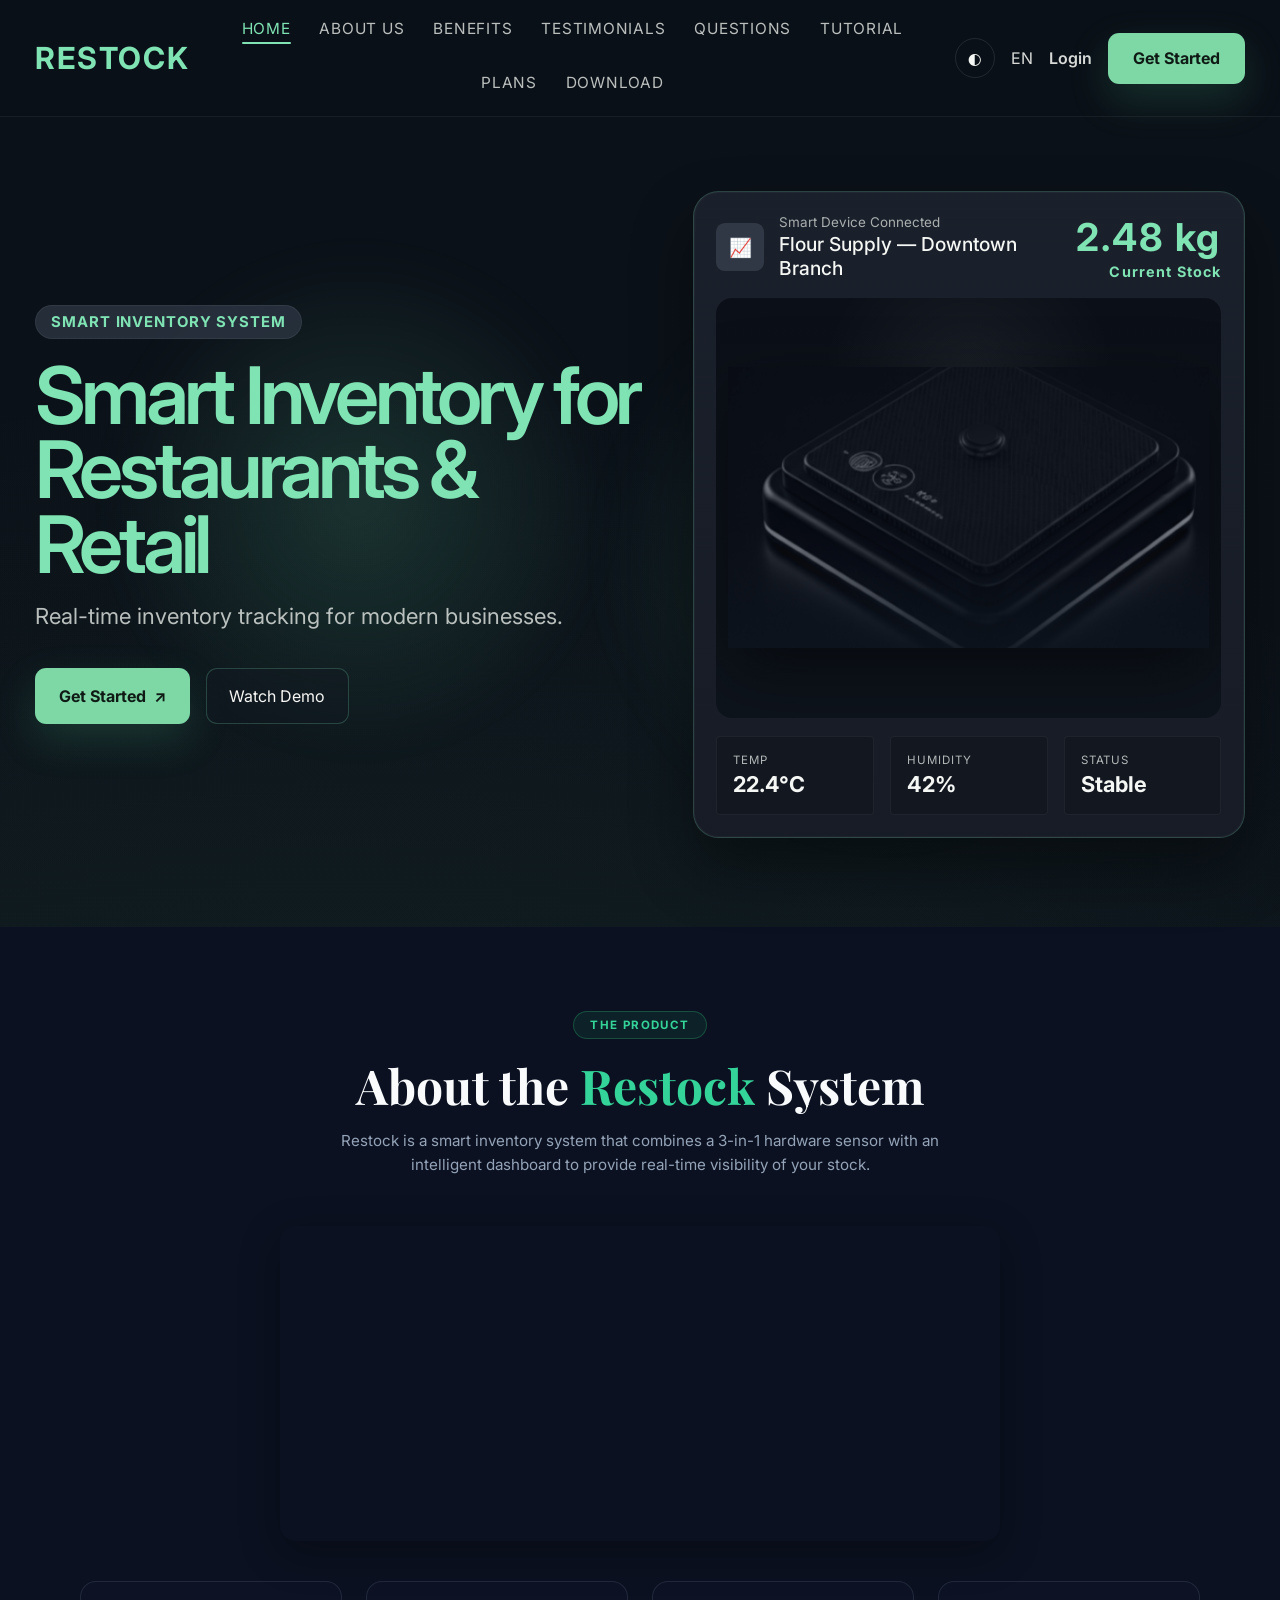
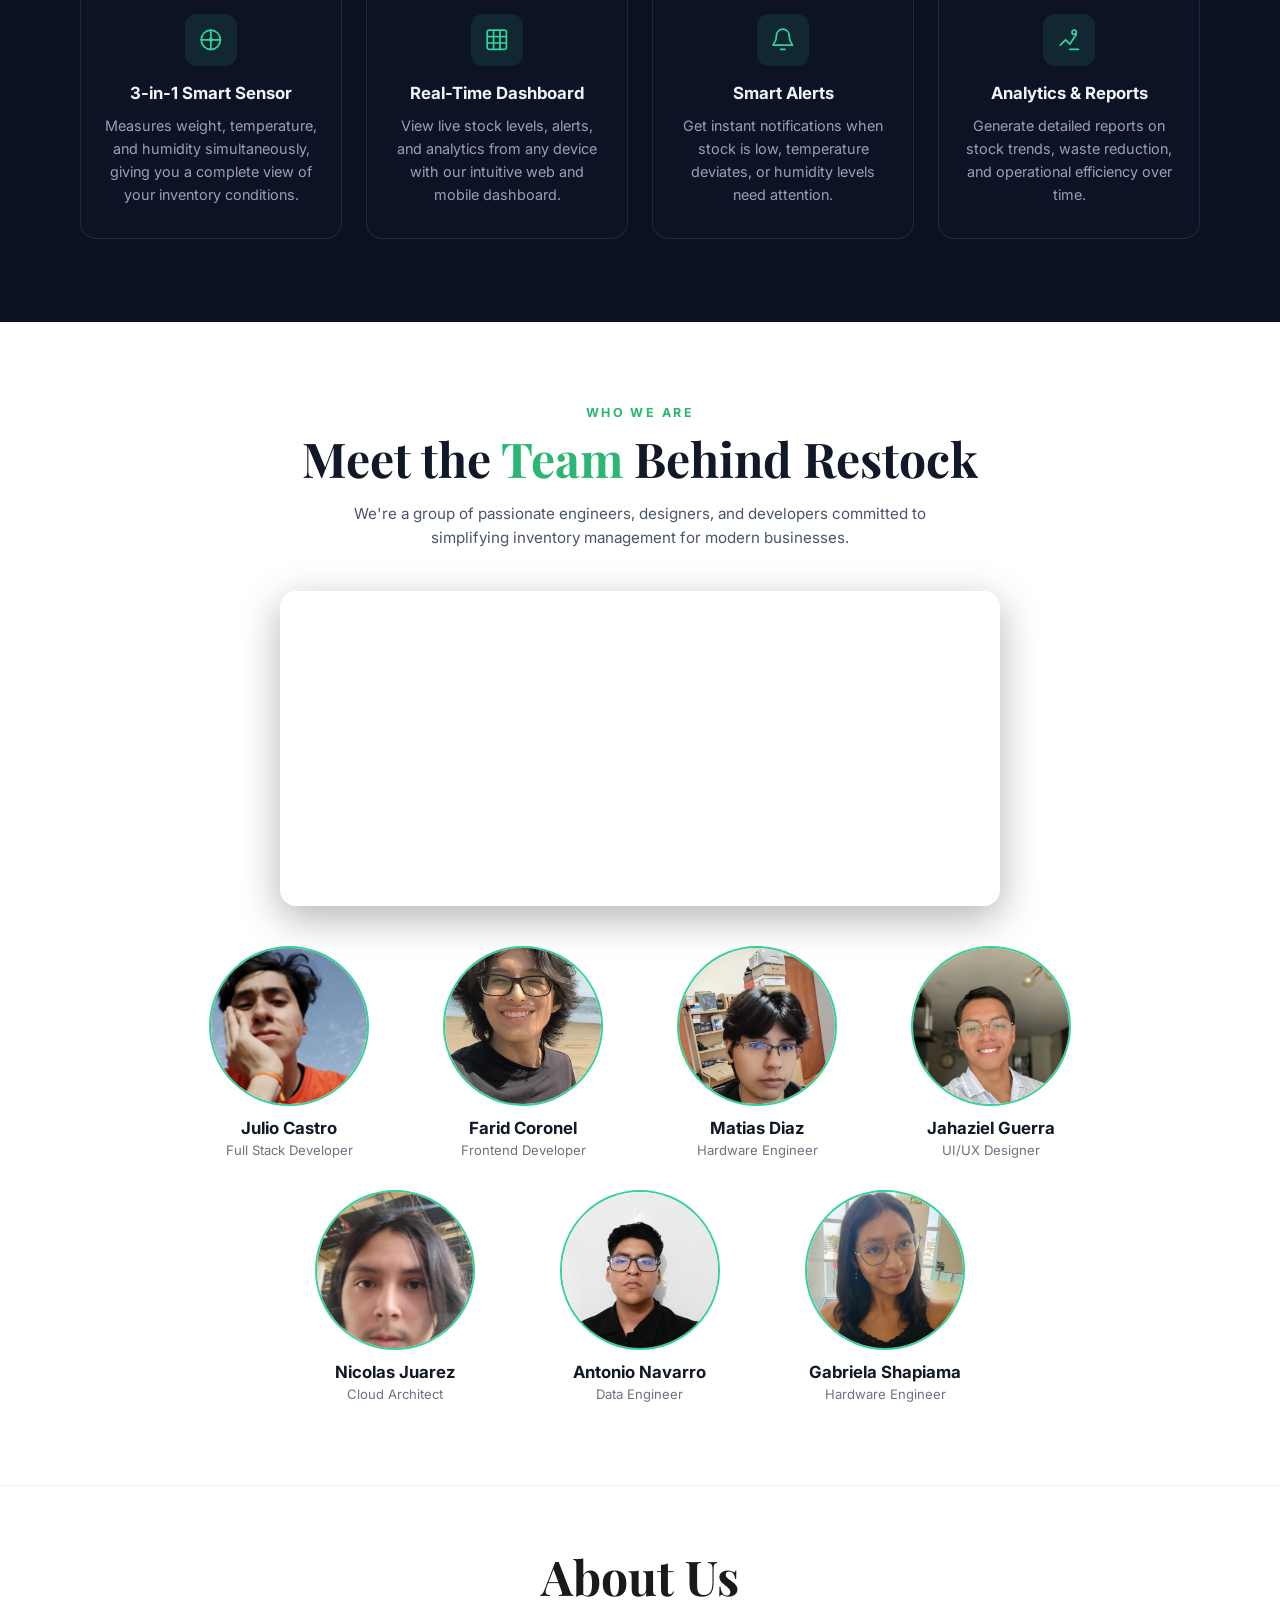
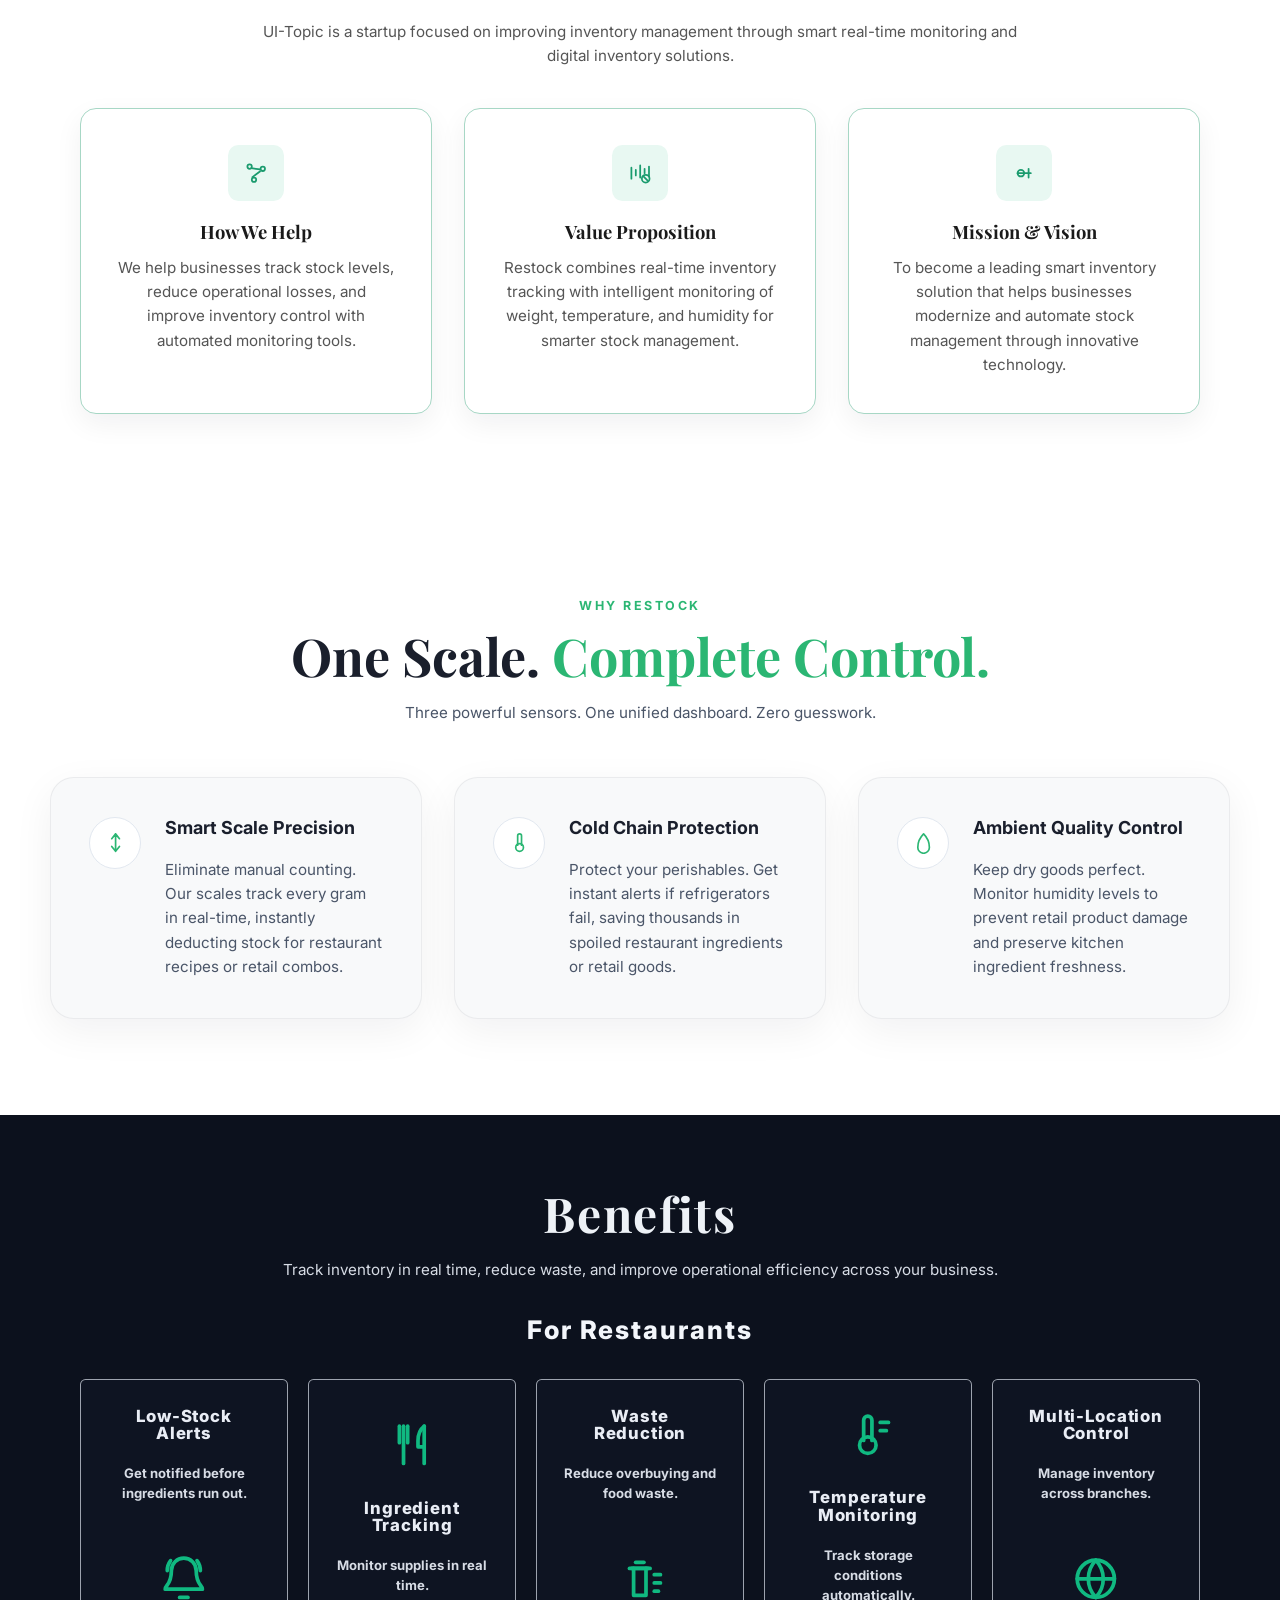
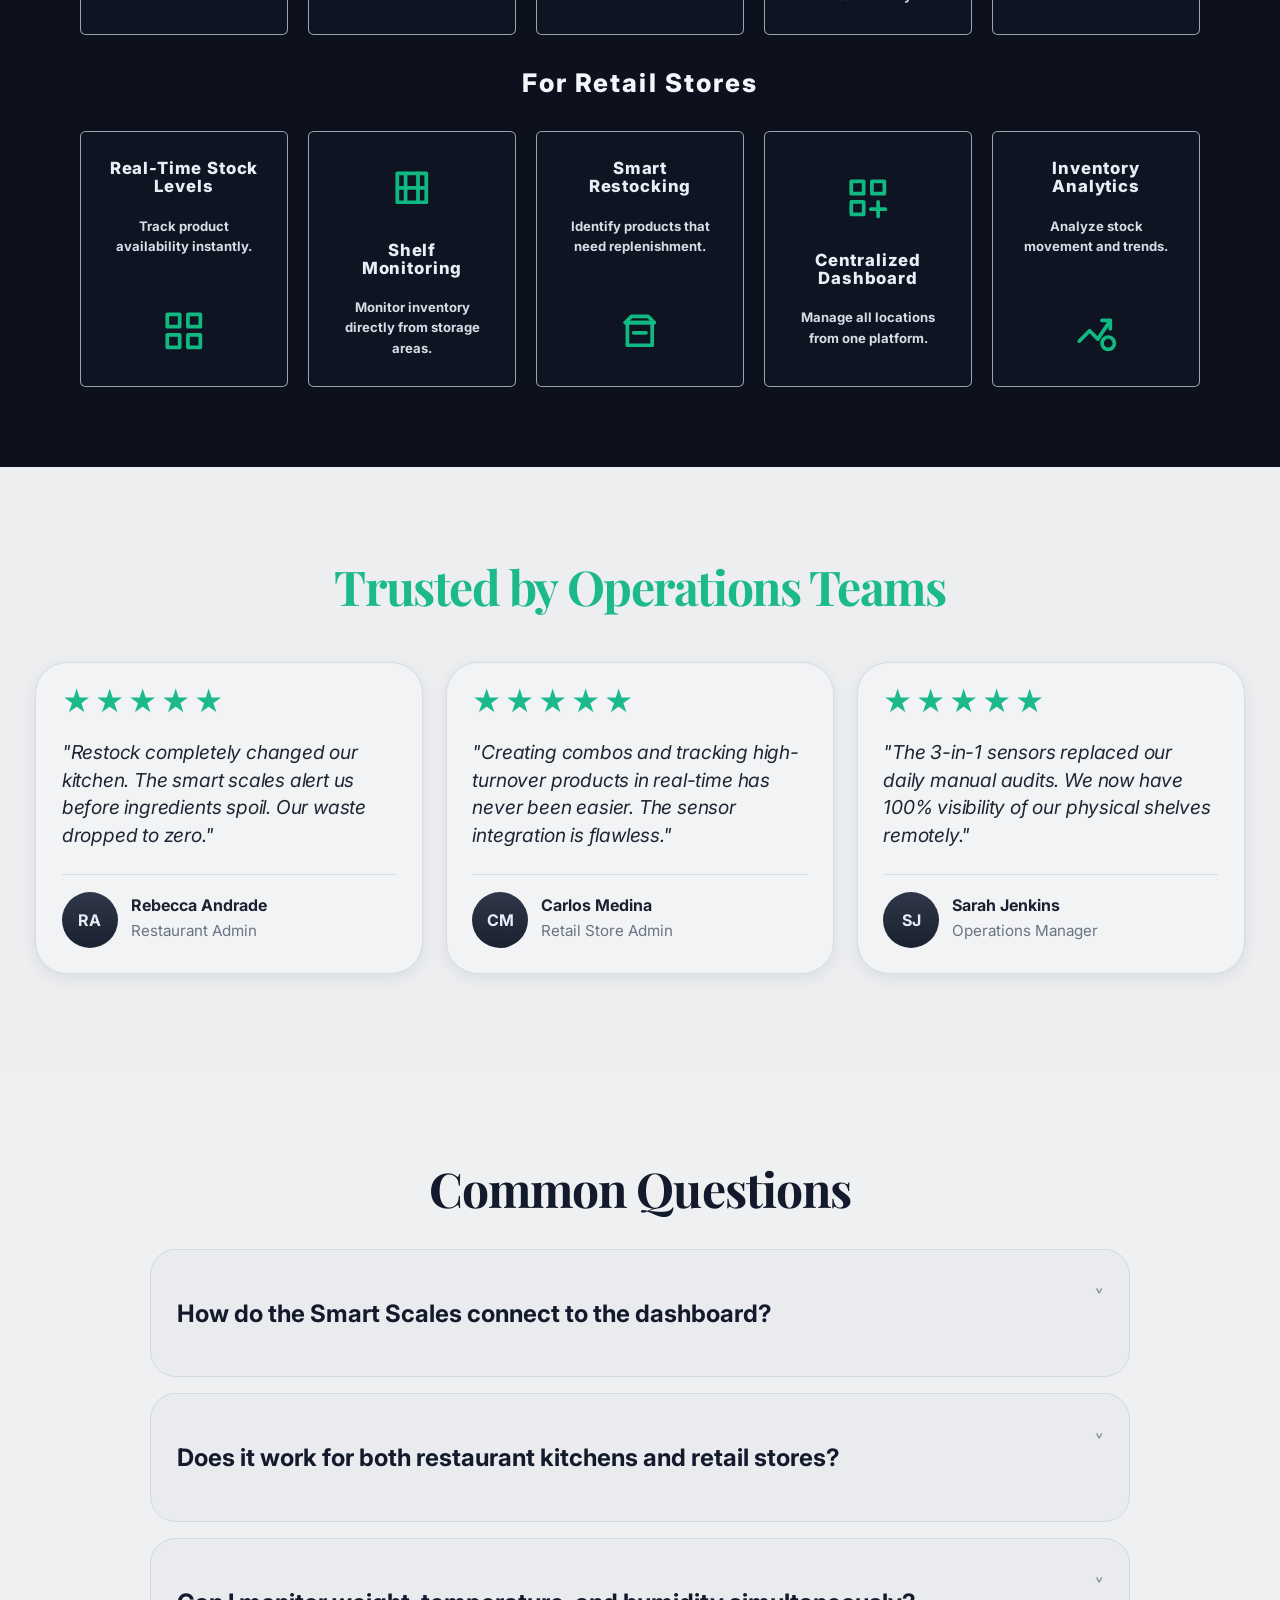
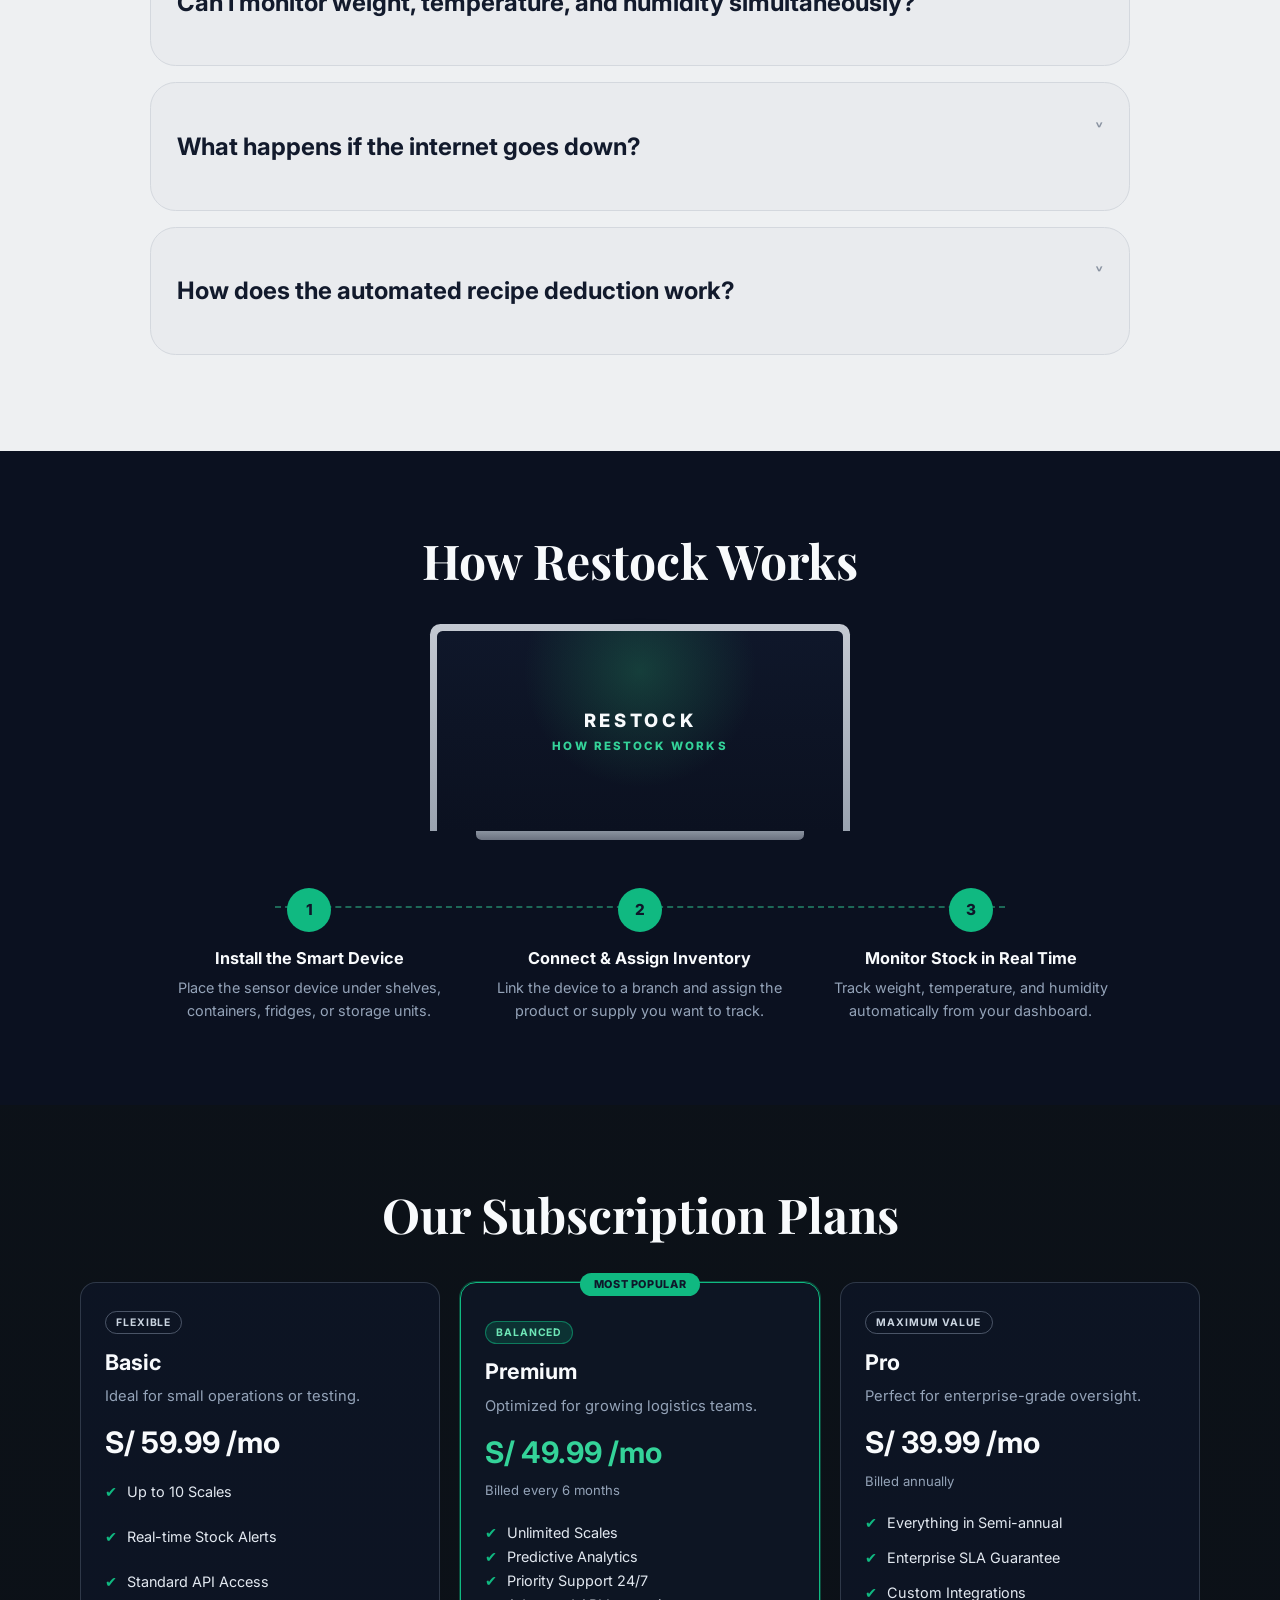
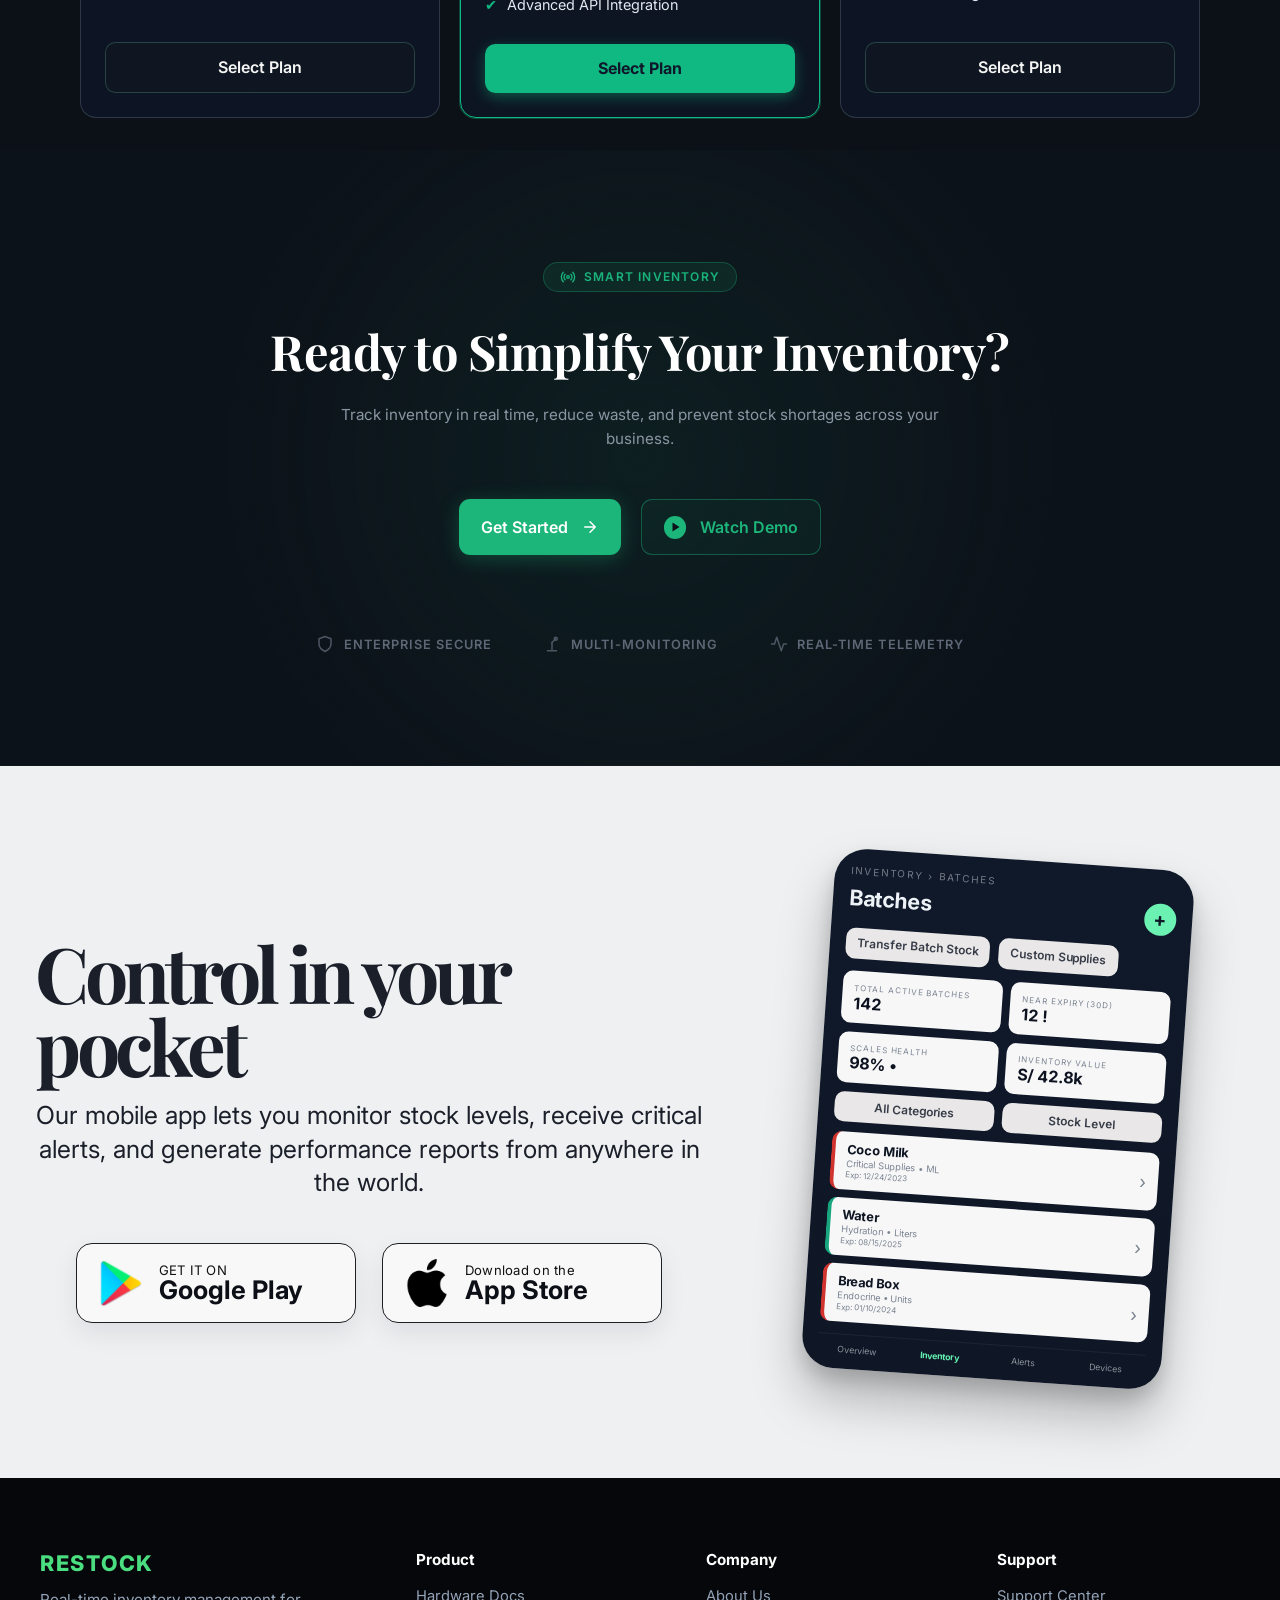
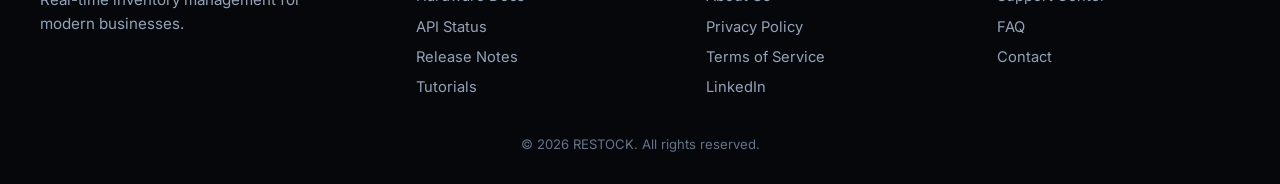
<file: src/public/index.html>
<!doctype html>
<html lang="en">

<head>
  <meta charset="UTF-8" />
  <meta name="viewport" content="width=device-width, initial-scale=1.0" />
  <title>Restock</title>
  <link rel="preconnect" href="https://fonts.googleapis.com" />
  <link rel="preconnect" href="https://fonts.gstatic.com" crossorigin />
  <link
    href="https://fonts.googleapis.com/css2?family=Playfair+Display:wght@600;700&family=Inter:wght@400;600;700&display=swap"
    rel="stylesheet" />
  <link rel="stylesheet" href="./assets/styles/styles.css" />
</head>

<body>
  <header class="site-header">
    <a class="site-header__brand" href="#home">RESTOCK</a>

    <nav class="site-header__nav" aria-label="Primary">
      <a class="is-active" href="#home" data-i18n="nav.home">HOME</a>
      <a href="#about" data-i18n="nav.about">ABOUT US</a>
      <a href="#benefits" data-i18n="nav.benefits">BENEFITS</a>
      <a href="#testimonials" data-i18n="nav.testimonials">TESTIMONIALS</a>
      <a href="#questions" data-i18n="nav.questions">QUESTIONS</a>
      <a href="#tutorial" data-i18n="nav.tutorial">TUTORIAL</a>
      <a href="#plans" data-i18n="nav.plans">PLANS</a>
      <a href="#download" data-i18n="nav.download">DOWNLOAD</a>
    </nav>

    <div class="site-header__actions">
      <button class="site-header__theme" id="themeToggle" type="button" aria-label="Toggle color theme">
        <span class="theme-icon">◐</span>
      </button>
      <button class="site-header__lang" id="siteHeaderLangToggle" type="button" data-i18n-aria="aria.langToggle"
        aria-label="Change language">
        <span data-i18n="nav.langIndicator">EN</span>
      </button>
      <a class="site-header__login" href="https://restock-web-application.vercel.app/" data-i18n="nav.login"
        data-i18n-aria="aria.login" aria-label="Log in to Restock web application">Login</a>
      <a class="btn btn--primary btn--compact" href="https://restock-web-application.vercel.app/sign-up/"
        data-i18n="cta.getStarted" data-i18n-aria="aria.signUp"
        aria-label="Create a Restock account and open the web platform">Get Started</a>
    </div>

    <button class="site-header__hamburger" type="button" aria-label="Open menu" id="hamburgerBtn">
      <span class="hamburger-icon">
        <span></span>
        <span></span>
        <span></span>
      </span>
    </button>
  </header>

  <div class="mobile-menu" id="mobileMenu" aria-hidden="true">
    <div class="mobile-menu__backdrop" id="menuBackdrop"></div>
    <div class="mobile-menu__drawer">
      <div class="mobile-menu__head">
        <span class="mobile-menu__brand">RESTOCK</span>
        <button class="mobile-menu__close" id="menuClose" aria-label="Close menu">
          ✕
        </button>
      </div>

      <nav class="mobile-menu__nav">
        <a class="is-active" href="#home" data-i18n="nav.home">HOME</a>
        <a href="#about" data-i18n="nav.about">ABOUT US</a>
        <a href="#benefits" data-i18n="nav.benefits">BENEFITS</a>
        <a href="#testimonials" data-i18n="nav.testimonials">TESTIMONIALS</a>
        <a href="#questions" data-i18n="nav.questions">QUESTIONS</a>
        <a href="#tutorial" data-i18n="nav.tutorial">TUTORIAL</a>
        <a href="#plans" data-i18n="nav.plans">PLANS</a>
        <a href="#download" data-i18n="nav.download">DOWNLOAD</a>
      </nav>

      <div class="mobile-menu__lang">
        <p class="mobile-menu__lang-label">LANGUAGE</p>
        <div class="mobile-menu__lang-options">
          <button class="is-active" type="button" data-lang-select="en" data-i18n-aria="aria.selectEnglish"
            aria-label="Display site in English">
            EN
          </button>
          <button type="button" data-lang-select="es" data-i18n-aria="aria.selectSpanish"
            aria-label="Mostrar el sitio en español">
            ES
          </button>
        </div>
      </div>

      <div class="mobile-menu__actions">
        <a class="mobile-menu__login" href="https://restock-web-application.vercel.app/" data-i18n="nav.login"
          data-i18n-aria="aria.login" aria-label="Log in to Restock web application">Login</a>
        <a class="btn btn--primary" href="https://restock-web-application.vercel.app/sign-up/"
          data-i18n="cta.getStarted" data-i18n-aria="aria.signUp"
          aria-label="Create a Restock account and open the web platform">Get Started</a>
      </div>
    </div>
  </div>

  <main>
    <section class="hero" id="home">
      <div class="hero__inner">
        <div class="hero__copy">
          <span class="hero__eyebrow" data-i18n="hero.eyebrow">SMART INVENTORY SYSTEM</span>
          <h1><span data-i18n="hero.titleBefore">Smart </span><span class="hero-accent"
              data-i18n="hero.titleAccent">Inventory</span><span data-i18n="hero.titleAfter"> for Restaurants &amp;
              Retail</span></h1>
          <p data-i18n="hero.subtitle">Real-time inventory tracking for modern businesses.</p>

          <div class="hero__actions">
            <a class="btn btn--primary" href="https://restock-web-application.vercel.app/sign-up/"
              data-i18n-aria="aria.signUp" aria-label="Create a Restock account and open the web platform">
              <span data-i18n="cta.getStarted">Get Started</span>
              <span aria-hidden="true"> ↗</span>
            </a>
            <button class="btn btn--ghost" type="button">
              <span data-i18n="cta.watchDemo">Watch Demo</span>
            </button>
          </div>
        </div>

        <div class="hero__visual" aria-hidden="true">
          <div class="dashboard-card">
            <div class="dashboard-card__top">
              <div class="device-status">
                <span class="device-status__icon">📈</span>
                <div>
                  <p data-i18n="hero.deviceLabel">Smart Device Connected</p>
                  <h2 data-i18n="hero.deviceName">Flour Supply — Downtown Branch</h2>
                </div>
              </div>
              <div class="stock-metric">
                <strong>2.48 kg</strong>
                <span data-i18n="hero.stockLabel">Current Stock</span>
              </div>
            </div>

            <div class="product-frame">
              <img class="product-frame__image" src="./assets/images/hero.png"
                alt="sensor of humidity and temperature" />
            </div>

            <div class="dashboard-card__stats">
              <article>
                <span data-i18n="hero.statTemp">TEMP</span>
                <strong>22.4°C</strong>
              </article>
              <article>
                <span data-i18n="hero.statHumidity">HUMIDITY</span>
                <strong>42%</strong>
              </article>
              <article>
                <span data-i18n="hero.statStatus">STATUS</span>
                <strong data-i18n="hero.statStable">Stable</strong>
              </article>
            </div>
          </div>
        </div>
      </div>
    </section>

    <!-- ABOUT THE PRODUCT SECTION -->
    <section class="about-product" id="about-product" aria-labelledby="about-product-heading">
      <div class="about-product__inner">
        <header class="about-product__header">
          <span class="about-product__eyebrow" data-i18n="aboutProduct.eyebrow">THE PRODUCT</span>
          <h2 id="about-product-heading" class="about-product__title">
            <span data-i18n="aboutProduct.titleBefore">About the </span><span class="about-product__title-accent"
              data-i18n="aboutProduct.titleAccent">Restock</span><span data-i18n="aboutProduct.titleAfter"> System</span>
          </h2>
          <p class="about-product__desc" data-i18n="aboutProduct.desc">
            Restock is a smart inventory system that combines a 3-in-1 hardware sensor with an intelligent dashboard to provide real-time visibility of your stock.
          </p>
        </header>

        <div class="about-product__video">
          <iframe width="560" height="315" src="https://www.youtube.com/embed/QVXA2PC6Jyo"
                  title="" frameBorder="0" allow="accelerometer; autoplay; clipboard-write; encrypted-media; gyroscope; picture-in-picture; web-share"
            allowFullScreen>
          </iframe>
        </div>

        <div class="about-product__grid" role="list">
          <article class="about-product__card" role="listitem">
            <div class="about-product__card-icon" aria-hidden="true">
              <svg viewBox="0 0 24 24" fill="none" aria-hidden="true">
                <circle cx="12" cy="12" r="9" stroke="currentColor" stroke-width="1.6" />
                <path d="M12 3v18M3 12h18" stroke="currentColor" stroke-width="1.6" stroke-linecap="round" />
                <circle cx="12" cy="12" r="2" fill="currentColor" />
              </svg>
            </div>
            <h3 data-i18n="aboutProduct.card1.title">3-in-1 Smart Sensor</h3>
            <p data-i18n="aboutProduct.card1.desc">
              Measures weight, temperature, and humidity simultaneously, giving you a complete view of your inventory conditions.
            </p>
          </article>

          <article class="about-product__card" role="listitem">
            <div class="about-product__card-icon" aria-hidden="true">
              <svg viewBox="0 0 24 24" fill="none" aria-hidden="true">
                <rect x="3" y="3" width="18" height="18" rx="2" stroke="currentColor" stroke-width="1.6" />
                <path d="M9 3v18M15 3v18M3 9h18M3 15h18" stroke="currentColor" stroke-width="1.6" />
              </svg>
            </div>
            <h3 data-i18n="aboutProduct.card2.title">Real-Time Dashboard</h3>
            <p data-i18n="aboutProduct.card2.desc">
              View live stock levels, alerts, and analytics from any device with our intuitive web and mobile dashboard.
            </p>
          </article>

          <article class="about-product__card" role="listitem">
            <div class="about-product__card-icon" aria-hidden="true">
              <svg viewBox="0 0 24 24" fill="none" aria-hidden="true">
                <path d="M18 8a6 6 0 0 0-12 0c0 7-3 7-3 9h18c0-2-3-2-3-9Z" stroke="currentColor" stroke-width="1.6" />
                <path d="M10 21h4" stroke="currentColor" stroke-width="1.6" stroke-linecap="round" />
              </svg>
            </div>
            <h3 data-i18n="aboutProduct.card3.title">Smart Alerts</h3>
            <p data-i18n="aboutProduct.card3.desc">
              Get instant notifications when stock is low, temperature deviates, or humidity levels need attention.
            </p>
          </article>

          <article class="about-product__card" role="listitem">
            <div class="about-product__card-icon" aria-hidden="true">
              <svg viewBox="0 0 24 24" fill="none" aria-hidden="true">
                <path d="M4 17l5-5 4 4 6-9" stroke="currentColor" stroke-width="1.6" stroke-linecap="round" stroke-linejoin="round" />
                <circle cx="17" cy="5" r="2" stroke="currentColor" stroke-width="1.6" />
                <path d="M13 21h8" stroke="currentColor" stroke-width="1.6" stroke-linecap="round" />
              </svg>
            </div>
            <h3 data-i18n="aboutProduct.card4.title">Analytics & Reports</h3>
            <p data-i18n="aboutProduct.card4.desc">
              Generate detailed reports on stock trends, waste reduction, and operational efficiency over time.
            </p>
          </article>
        </div>
      </div>
    </section>

    <!-- ABOUT THE TEAM SECTION -->
    <section class="team-page" id="about-team" aria-labelledby="team-page-heading">
      <div class="team-page__inner">
        <header class="team-page__header">
          <span class="team-page__eyebrow" data-i18n="teamPage.label">WHO WE ARE</span>
          <h2 id="team-page-heading" class="team-page__title">
            <span data-i18n="teamPage.titleBefore">Meet the </span><span class="team-page__title-accent"
              data-i18n="teamPage.titleAccent">Team</span><span data-i18n="teamPage.titleAfter"> Behind Restock</span>
          </h2>
          <p class="team-page__lead" data-i18n="teamPage.lead">
            We're a group of passionate engineers, designers, and developers committed to simplifying inventory management for modern businesses.
          </p>
        </header>

        <div class="team-page__video">
          <iframe width="560" height="315" src="https://www.youtube.com/embed/rtN7Ron0Yhk" 
            title="" frameBorder="0"   allow="accelerometer; autoplay; clipboard-write; encrypted-media; gyroscope; picture-in-picture; web-share"  
            allowFullScreen>
          </iframe>
        </div>
        <div class="team-page__grid">
          <div class="team-page__row team-page__row--4">
            <article class="team-page__member">
              <div class="team-page__member-avatar">
                <img src="./assets/images/team/julio.png" alt="Julio Castro" />
              </div>
              <h3 class="team-page__member-name" data-i18n="teamPage.m1.name">Julio Castro</h3>
              <p class="team-page__member-role" data-i18n="teamPage.m1.role">Full Stack Developer</p>
            </article>
            <article class="team-page__member">
              <div class="team-page__member-avatar">
                <img src="./assets/images/team/farid.png" alt="Farid Coronel" />
              </div>
              <h3 class="team-page__member-name" data-i18n="teamPage.m2.name">Farid Coronel</h3>
              <p class="team-page__member-role" data-i18n="teamPage.m2.role">Frontend Developer</p>
            </article>
            <article class="team-page__member">
              <div class="team-page__member-avatar">
                <img src="./assets/images/team/matias.png" alt="Matias Diaz" />
              </div>
              <h3 class="team-page__member-name" data-i18n="teamPage.m3.name">Matias Diaz</h3>
              <p class="team-page__member-role" data-i18n="teamPage.m3.role">Hardware Engineer</p>
            </article>
            <article class="team-page__member">
              <div class="team-page__member-avatar">
                <img src="./assets/images/team/jahaziel.png" alt="Jahaziel Guerra" />
              </div>
              <h3 class="team-page__member-name" data-i18n="teamPage.m4.name">Jahaziel Guerra</h3>
              <p class="team-page__member-role" data-i18n="teamPage.m4.role">UI/UX Designer</p>
            </article>
          </div>
          <div class="team-page__row team-page__row--3">
            <article class="team-page__member">
              <div class="team-page__member-avatar">
                <img src="./assets/images/team/nicolas.png" alt="Nicolas Juarez" />
              </div>
              <h3 class="team-page__member-name" data-i18n="teamPage.m5.name">Nicolas Juarez</h3>
              <p class="team-page__member-role" data-i18n="teamPage.m5.role">Cloud Architect</p>
            </article>
            <article class="team-page__member">
              <div class="team-page__member-avatar">
                <img src="./assets/images/team/antonio.png" alt="Antonio Navarro" />
              </div>
              <h3 class="team-page__member-name" data-i18n="teamPage.m6.name">Antonio Navarro</h3>
              <p class="team-page__member-role" data-i18n="teamPage.m6.role">Data Engineer</p>
            </article>
            <article class="team-page__member">
              <div class="team-page__member-avatar">
                <img src="./assets/images/team/gabriela.png" alt="Gabriela Shapiama" />
              </div>
              <h3 class="team-page__member-name" data-i18n="teamPage.m7.name">Gabriela Shapiama</h3>
              <p class="team-page__member-role" data-i18n="teamPage.m7.role">Hardware Engineer</p>
            </article>
          </div>
        </div>
      </div>
    </section>

    <!-- ABOUT US SECTION -->
    <section id="about" class="about-page" aria-label="About Restock">
      <div class="about-us-section" aria-labelledby="about-us-heading">
        <div class="about-us-container">
          <header class="about-us-section__header">
            <h2 id="about-us-heading" data-i18n="aboutUs.title">About Us</h2>
            <p class="about-us-section__intro" data-i18n="aboutUs.intro">
              UI-Topic is a startup focused on improving inventory management
              through smart real-time monitoring and digital inventory solutions.
            </p>
          </header>

          <div class="about-us-grid" role="list">
            <article class="about-us-card" role="listitem">
              <div class="about-us-card__icon" aria-hidden="true">
                <svg viewBox="0 0 24 24" fill="none" aria-hidden="true">
                  <circle cx="6" cy="6" r="2" stroke="currentColor" stroke-width="1.6" />
                  <circle cx="18" cy="8" r="2" stroke="currentColor" stroke-width="1.6" />
                  <circle cx="10" cy="18" r="2" stroke="currentColor" stroke-width="1.6" />
                  <path d="M7.5 7.5l8 1M8 16l8-6" stroke="currentColor" stroke-width="1.6" />
                </svg>
              </div>
              <h3 data-i18n="aboutUs.card1.title">How We Help</h3>
              <p data-i18n="aboutUs.card1.desc">
                We help businesses track stock levels, reduce operational losses,
                and improve inventory control with automated monitoring tools.
              </p>
            </article>

            <article class="about-us-card" role="listitem">
              <div class="about-us-card__icon" aria-hidden="true">
                <svg viewBox="0 0 24 24" fill="none" aria-hidden="true">
                  <path d="M4 17V7M8 14V9M12 16V5M16 12V8M20 15V6" stroke="currentColor" stroke-width="1.6"
                    stroke-linecap="round" />
                  <circle cx="17" cy="17" r="3.5" stroke="currentColor" stroke-width="1.6" />
                  <path d="M15.2 15.2L19 19" stroke="currentColor" stroke-width="1.6" stroke-linecap="round" />
                </svg>
              </div>
              <h3 data-i18n="aboutUs.card2.title">Value Proposition</h3>
              <p data-i18n="aboutUs.card2.desc">
                Restock combines real-time inventory tracking with intelligent
                monitoring of weight, temperature, and humidity for smarter stock
                management.
              </p>
            </article>

            <article class="about-us-card" role="listitem">
              <div class="about-us-card__icon" aria-hidden="true">
                <svg viewBox="0 0 24 24" fill="none" aria-hidden="true">
                  <path d="M6 12h12" stroke="currentColor" stroke-width="1.6" stroke-linecap="round" />
                  <circle cx="9" cy="12" r="3" stroke="currentColor" stroke-width="1.6" />
                  <path d="M16 8v8" stroke="currentColor" stroke-width="1.6" stroke-linecap="round" />
                </svg>
              </div>
              <h3 data-i18n="aboutUs.card3.title">Mission &amp; Vision</h3>
              <p data-i18n="aboutUs.card3.desc">
                To become a leading smart inventory solution that helps businesses
                modernize and automate stock management through innovative
                technology.
              </p>
            </article>
          </div>
        </div>
      </div>

      <div class="benefits-section benefits-section--why" aria-labelledby="about-why-heading">
        <div class="benefits-container">
          <header class="benefits-section__intro">
            <p class="benefits-section__eyebrow" data-i18n="benefitsPlatform.label">
              Why Restock
            </p>
            <h2 id="about-why-heading" class="benefits-section__title">
              <span data-i18n="benefitsPlatform.titleLine1">One Scale.</span>
              <span class="benefits-section__title-accent" data-i18n="benefitsPlatform.titleLine2"> Complete
                Control.</span>
            </h2>
            <p class="benefits-section__subtitle" data-i18n="benefitsPlatform.subtitle">
              Three powerful sensors. One unified dashboard. Zero guesswork.
            </p>
          </header>

          <div class="benefits-grid benefits-grid--why" role="list">
            <article class="benefits-card benefits-card--why" role="listitem">
              <div class="benefits-card__icon-wrap" aria-hidden="true">
                <svg viewBox="0 0 24 24" fill="none" aria-hidden="true">
                  <path d="M12 3v18M8 8l4-5 4 5M8 16l4 5 4-5" stroke="currentColor" stroke-width="1.75"
                    stroke-linecap="round" stroke-linejoin="round" />
                </svg>
              </div>
              <h3 data-i18n="benefitsPlatform.c1.title">Smart Scale Precision</h3>
              <p data-i18n="benefitsPlatform.c1.desc">
                Eliminate manual counting. Our scales track every gram in
                real-time, instantly deducting stock for restaurant recipes or
                retail combos.
              </p>
            </article>

            <article class="benefits-card benefits-card--why" role="listitem">
              <div class="benefits-card__icon-wrap" aria-hidden="true">
                <svg viewBox="0 0 24 24" fill="none" aria-hidden="true">
                  <path d="M14 14.7V5a2 2 0 0 0-4 0v9.7" stroke="currentColor" stroke-width="1.75"
                    stroke-linecap="round" stroke-linejoin="round" />
                  <path d="M8 17a4 4 0 1 0 8 0 4 4 0 0 0-8 0Z" stroke="currentColor" stroke-width="1.75" />
                </svg>
              </div>
              <h3 data-i18n="benefitsPlatform.c2.title">Cold Chain Protection</h3>
              <p data-i18n="benefitsPlatform.c2.desc">
                Protect your perishables. Get instant alerts if refrigerators
                fail, saving thousands in spoiled restaurant ingredients or
                retail goods.
              </p>
            </article>

            <article class="benefits-card benefits-card--why" role="listitem">
              <div class="benefits-card__icon-wrap" aria-hidden="true">
                <svg viewBox="0 0 24 24" fill="none" aria-hidden="true">
                  <path d="M12 3c-4.5 4.5-6 9-6 14a6 6 0 0 0 12 0c0-5-1.5-9.5-6-14Z" stroke="currentColor"
                    stroke-width="1.75" stroke-linejoin="round" />
                </svg>
              </div>
              <h3 data-i18n="benefitsPlatform.c3.title">Ambient Quality Control</h3>
              <p data-i18n="benefitsPlatform.c3.desc">
                Keep dry goods perfect. Monitor humidity levels to prevent
                retail product damage and preserve kitchen ingredient freshness.
              </p>
            </article>
          </div>
        </div>
      </div>
    </section>

    <!-- BENEFITS SECTION -->
    <section class="restock-benefits" id="benefits" aria-labelledby="benefits-title">
      <div class="restock-benefits__inner">
        <header class="restock-benefits__header">
          <h2 id="benefits-title" data-i18n="benefits.title">Benefits</h2>
          <p data-i18n="benefits.subtitle">
            Track inventory in real time, reduce waste, and improve operational
            efficiency across your business.
          </p>
        </header>

        <section class="restock-benefits__group" aria-labelledby="benefits-restaurants-title">
          <h3 id="benefits-restaurants-title" data-i18n="benefits.restaurants">
            For Restaurants
          </h3>

          <div class="restock-benefits__carousel">
            <button class="restock-benefits__arrow restock-benefits__arrow--left" type="button"
              data-i18n-aria="benefits.carousel.restaurant.left" aria-label="Scroll restaurant benefits to the left"
              data-benefits-scroll="left" data-benefits-target="restaurantBenefits">
              ‹
            </button>

            <div class="restock-benefits__cards" id="restaurantBenefits" role="list" aria-label="Restaurant benefits">
              <article class="restock-benefits__card restock-benefits__card--icon-bottom" role="listitem">
                <div>
                  <h4 data-i18n="benefits.restaurant.alerts.title">
                    Low-Stock Alerts
                  </h4>
                  <p data-i18n="benefits.restaurant.alerts.desc">
                    Get notified before ingredients run out.
                  </p>
                </div>

                <div class="restock-benefits__icon" aria-hidden="true">
                  <svg viewBox="0 0 24 24" fill="none">
                    <path d="M18 8a6 6 0 0 0-12 0c0 7-3 7-3 9h18c0-2-3-2-3-9Z" />
                    <path d="M10 21h4" />
                    <path d="M4 8a8 8 0 0 1 1.6-4.8" />
                    <path d="M20 8a8 8 0 0 0-1.6-4.8" />
                  </svg>
                </div>
              </article>

              <article class="restock-benefits__card restock-benefits__card--icon-top" role="listitem">
                <div class="restock-benefits__icon" aria-hidden="true">
                  <svg viewBox="0 0 24 24" fill="none">
                    <path d="M6 3v8" />
                    <path d="M10 3v8" />
                    <path d="M8 3v18" />
                    <path d="M18 3v18" />
                    <path d="M18 3c-2.2 1.7-3 4-3 7v3h3" />
                  </svg>
                </div>

                <div>
                  <h4 data-i18n="benefits.restaurant.ingredients.title">
                    Ingredient Tracking
                  </h4>
                  <p data-i18n="benefits.restaurant.ingredients.desc">
                    Monitor supplies in real time.
                  </p>
                </div>
              </article>

              <article class="restock-benefits__card restock-benefits__card--icon-bottom" role="listitem">
                <div>
                  <h4 data-i18n="benefits.restaurant.waste.title">
                    Waste Reduction
                  </h4>
                  <p data-i18n="benefits.restaurant.waste.desc">
                    Reduce overbuying and food waste.
                  </p>
                </div>

                <div class="restock-benefits__icon" aria-hidden="true">
                  <svg viewBox="0 0 24 24" fill="none">
                    <path d="M8 7h8" />
                    <path d="M9 7v13h6V7" />
                    <path d="M10 4h4" />
                    <path d="M7 7h10" />
                    <path d="M19 10h3" />
                    <path d="M19 14h3" />
                    <path d="M19 18h2" />
                  </svg>
                </div>
              </article>

              <article class="restock-benefits__card restock-benefits__card--icon-top" role="listitem">
                <div class="restock-benefits__icon" aria-hidden="true">
                  <svg viewBox="0 0 24 24" fill="none">
                    <path d="M14 14.7V5a2 2 0 0 0-4 0v9.7" />
                    <path d="M8 17a4 4 0 1 0 8 0 4 4 0 0 0-8 0Z" />
                    <path d="M18 6h4" />
                    <path d="M18 10h3" />
                  </svg>
                </div>

                <div>
                  <h4 data-i18n="benefits.restaurant.temperature.title">
                    Temperature Monitoring
                  </h4>
                  <p data-i18n="benefits.restaurant.temperature.desc">
                    Track storage conditions automatically.
                  </p>
                </div>
              </article>

              <article class="restock-benefits__card restock-benefits__card--icon-bottom" role="listitem">
                <div>
                  <h4 data-i18n="benefits.restaurant.multilocation.title">
                    Multi-Location Control
                  </h4>
                  <p data-i18n="benefits.restaurant.multilocation.desc">
                    Manage inventory across branches.
                  </p>
                </div>

                <div class="restock-benefits__icon" aria-hidden="true">
                  <svg viewBox="0 0 24 24" fill="none">
                    <circle cx="12" cy="12" r="9" />
                    <path d="M3 12h18" />
                    <path d="M12 3a13 13 0 0 1 0 18" />
                    <path d="M12 3a13 13 0 0 0 0 18" />
                  </svg>
                </div>
              </article>
            </div>

            <button class="restock-benefits__arrow restock-benefits__arrow--right" type="button"
              data-i18n-aria="benefits.carousel.restaurant.right" aria-label="Scroll restaurant benefits to the right"
              data-benefits-scroll="right" data-benefits-target="restaurantBenefits">
              ›
            </button>
          </div>
        </section>

        <section class="restock-benefits__group" aria-labelledby="benefits-retail-title">
          <h3 id="benefits-retail-title" data-i18n="benefits.retail">
            For Retail Stores
          </h3>

          <div class="restock-benefits__carousel">
            <button class="restock-benefits__arrow restock-benefits__arrow--left" type="button"
              data-i18n-aria="benefits.carousel.retail.left" aria-label="Scroll retail benefits to the left"
              data-benefits-scroll="left" data-benefits-target="retailBenefits">
              ‹
            </button>

            <div class="restock-benefits__cards" id="retailBenefits" role="list" aria-label="Retail store benefits">
              <article class="restock-benefits__card restock-benefits__card--icon-bottom" role="listitem">
                <div>
                  <h4 data-i18n="benefits.retail.stock.title">
                    Real-Time Stock Levels
                  </h4>
                  <p data-i18n="benefits.retail.stock.desc">
                    Track product availability instantly.
                  </p>
                </div>

                <div class="restock-benefits__icon" aria-hidden="true">
                  <svg viewBox="0 0 24 24" fill="none">
                    <rect x="4" y="4" width="6" height="6" />
                    <rect x="14" y="4" width="6" height="6" />
                    <rect x="4" y="14" width="6" height="6" />
                    <rect x="14" y="14" width="6" height="6" />
                  </svg>
                </div>
              </article>

              <article class="restock-benefits__card restock-benefits__card--icon-top" role="listitem">
                <div class="restock-benefits__icon" aria-hidden="true">
                  <svg viewBox="0 0 24 24" fill="none">
                    <path d="M5 5h14v14H5z" />
                    <path d="M5 12h14" />
                    <path d="M9 5v14" />
                    <path d="M15 5v14" />
                  </svg>
                </div>

                <div>
                  <h4 data-i18n="benefits.retail.shelf.title">
                    Shelf Monitoring
                  </h4>
                  <p data-i18n="benefits.retail.shelf.desc">
                    Monitor inventory directly from storage areas.
                  </p>
                </div>
              </article>

              <article class="restock-benefits__card restock-benefits__card--icon-bottom" role="listitem">
                <div>
                  <h4 data-i18n="benefits.retail.restocking.title">
                    Smart Restocking
                  </h4>
                  <p data-i18n="benefits.retail.restocking.desc">
                    Identify products that need replenishment.
                  </p>
                </div>

                <div class="restock-benefits__icon" aria-hidden="true">
                  <svg viewBox="0 0 24 24" fill="none">
                    <path d="M5 8h14" />
                    <path d="M6 8v11h12V8" />
                    <path d="M8 5h8l3 3H5l3-3Z" />
                    <path d="M9 13h6" />
                  </svg>
                </div>
              </article>

              <article class="restock-benefits__card restock-benefits__card--icon-top" role="listitem">
                <div class="restock-benefits__icon" aria-hidden="true">
                  <svg viewBox="0 0 24 24" fill="none">
                    <rect x="4" y="4" width="6" height="6" />
                    <rect x="14" y="4" width="6" height="6" />
                    <rect x="4" y="14" width="6" height="6" />
                    <path d="M17 14v7" />
                    <path d="M13.5 17.5h7" />
                  </svg>
                </div>

                <div>
                  <h4 data-i18n="benefits.retail.dashboard.title">
                    Centralized Dashboard
                  </h4>
                  <p data-i18n="benefits.retail.dashboard.desc">
                    Manage all locations from one platform.
                  </p>
                </div>
              </article>

              <article class="restock-benefits__card restock-benefits__card--icon-bottom" role="listitem">
                <div>
                  <h4 data-i18n="benefits.retail.analytics.title">
                    Inventory Analytics
                  </h4>
                  <p data-i18n="benefits.retail.analytics.desc">
                    Analyze stock movement and trends.
                  </p>
                </div>

                <div class="restock-benefits__icon" aria-hidden="true">
                  <svg viewBox="0 0 24 24" fill="none">
                    <path d="M4 17l5-5 4 4 6-9" />
                    <path d="M15 7h4v4" />
                    <circle cx="18" cy="18" r="3" />
                  </svg>
                </div>
              </article>
            </div>

            <button class="restock-benefits__arrow restock-benefits__arrow--right" type="button"
              data-i18n-aria="benefits.carousel.retail.right" aria-label="Scroll retail benefits to the right"
              data-benefits-scroll="right" data-benefits-target="retailBenefits">
              ›
            </button>
          </div>
        </section>
      </div>
    </section>

    <!-- TESTIMONIALS SECTION -->
    <section class="testimonials" id="testimonials">
      <div class="testimonials__inner">
        <h2 class="testimonials__title">
          <span data-i18n="testimonials.titleAccent">Trusted</span><span data-i18n="testimonials.titleRest"> by
            Operations Teams</span>
        </h2>

        <div class="testimonials__grid">
          <article class="testimonial-card">
            <div class="testimonial-card__rating" aria-label="5 out of 5 stars">
              <span>★</span><span>★</span><span>★</span><span>★</span><span>★</span>
            </div>
            <p class="testimonial-card__quote">
              "Restock completely changed our kitchen. The smart scales alert
              us before ingredients spoil. Our waste dropped to zero."
            </p>
            <div class="testimonial-card__divider" aria-hidden="true"></div>
            <div class="testimonial-card__author">
              <span class="testimonial-card__avatar" aria-hidden="true">RA</span>
              <div>
                <h3>Rebecca Andrade</h3>
                <p>Restaurant Admin</p>
              </div>
            </div>
          </article>

          <article class="testimonial-card">
            <div class="testimonial-card__rating" aria-label="5 out of 5 stars">
              <span>★</span><span>★</span><span>★</span><span>★</span><span>★</span>
            </div>
            <p class="testimonial-card__quote">
              "Creating combos and tracking high-turnover products in
              real-time has never been easier. The sensor integration is
              flawless."
            </p>
            <div class="testimonial-card__divider" aria-hidden="true"></div>
            <div class="testimonial-card__author">
              <span class="testimonial-card__avatar" aria-hidden="true">CM</span>
              <div>
                <h3>Carlos Medina</h3>
                <p>Retail Store Admin</p>
              </div>
            </div>
          </article>

          <article class="testimonial-card">
            <div class="testimonial-card__rating" aria-label="5 out of 5 stars">
              <span>★</span><span>★</span><span>★</span><span>★</span><span>★</span>
            </div>
            <p class="testimonial-card__quote">
              "The 3-in-1 sensors replaced our daily manual audits. We now
              have 100% visibility of our physical shelves remotely."
            </p>
            <div class="testimonial-card__divider" aria-hidden="true"></div>
            <div class="testimonial-card__author">
              <span class="testimonial-card__avatar" aria-hidden="true">SJ</span>
              <div>
                <h3>Sarah Jenkins</h3>
                <p>Operations Manager</p>
              </div>
            </div>
          </article>
        </div>
      </div>
    </section>

    <!-- FAQ SECTION -->
    <section class="faq" id="questions">
      <div class="faq__container">
        <h2 class="faq__title" data-i18n="faq.title">Common Questions</h2>

        <div class="faq__list">
          <details class="faq-card">
            <summary class="faq-card__head">
              <h2 data-i18n="faq.q1">How do the Smart Scales connect to the dashboard?</h2>
              <span class="faq-card__chevron" aria-hidden="true">^</span>
            </summary>
            <div class="faq-card__content">
              <p data-i18n="faq.a1">They connect via Wi-Fi instantly. Link them to your network using our app, and they
                start syncing data.</p>
            </div>
          </details>

          <details class="faq-card">
            <summary class="faq-card__head">
              <h2 data-i18n="faq.q2">Does it work for both restaurant kitchens and retail stores?</h2>
              <span class="faq-card__chevron" aria-hidden="true">^</span>
            </summary>
            <div class="faq-card__content">
              <p data-i18n="faq.a2">Yes. You can configure scales to deduct ingredients based on recipes (kitchens) or
                track individual units for kits (retail).</p>
            </div>
          </details>

          <details class="faq-card">
            <summary class="faq-card__head">
              <h2 data-i18n="faq.q3">Can I monitor weight, temperature, and humidity simultaneously?</h2>
              <span class="faq-card__chevron" aria-hidden="true">^</span>
            </summary>
            <div class="faq-card__content">
              <p data-i18n="faq.a3">Absolutely. Every scale is equipped with a load cell, a thermometer, and a
                hygrometer.</p>
            </div>
          </details>

          <details class="faq-card">
            <summary class="faq-card__head">
              <h2 data-i18n="faq.q4">What happens if the internet goes down?</h2>
              <span class="faq-card__chevron" aria-hidden="true">^</span>
            </summary>
            <div class="faq-card__content">
              <p data-i18n="faq.a4">The scales have local memory. They store sensor data and automatically sync once the
                connection is restored.</p>
            </div>
          </details>

          <details class="faq-card">
            <summary class="faq-card__head">
              <h2 data-i18n="faq.q5">How does the automated recipe deduction work?</h2>
              <span class="faq-card__chevron" aria-hidden="true">^</span>
            </summary>
            <div class="faq-card__content">
              <p data-i18n="faq.a5">When a dish is sold, the system calculates the expected weight drop on the scale and
                flags any discrepancies.</p>
            </div>
          </details>
        </div>
      </div>
    </section>

    <section class="tutorial-section" id="tutorial" aria-labelledby="tutorial-heading">
      <div class="tutorial-section__inner">
        <h2 id="tutorial-heading" class="tutorial-section__title" data-i18n="tutorial.title">How Restock Works</h2>

        <div class="tutorial-laptop" aria-hidden="true">
          <div class="tutorial-laptop__glow"></div>
          <div class="tutorial-laptop__lid">
            <div class="tutorial-laptop__screen">
              <span class="tutorial-laptop__brand">RESTOCK</span>
              <span class="tutorial-laptop__tag" data-i18n="tutorial.screenTag">HOW RESTOCK WORKS</span>
            </div>
          </div>
          <div class="tutorial-laptop__base"></div>
        </div>

        <ol class="tutorial-steps">
          <li class="tutorial-step">
            <span class="tutorial-step__num">1</span>
            <h3 class="tutorial-step__title" data-i18n="tutorial.s1.title">Install the Smart Device</h3>
            <p class="tutorial-step__desc" data-i18n="tutorial.s1.desc">Place the sensor device under shelves,
              containers, fridges, or storage units.</p>
          </li>
          <li class="tutorial-step">
            <span class="tutorial-step__num">2</span>
            <h3 class="tutorial-step__title" data-i18n="tutorial.s2.title">Connect & Assign Inventory</h3>
            <p class="tutorial-step__desc" data-i18n="tutorial.s2.desc">Link the device to a branch and assign the
              product or supply you want to track.</p>
          </li>
          <li class="tutorial-step">
            <span class="tutorial-step__num">3</span>
            <h3 class="tutorial-step__title" data-i18n="tutorial.s3.title">Monitor Stock in Real Time</h3>
            <p class="tutorial-step__desc" data-i18n="tutorial.s3.desc">Track weight, temperature, and humidity
              automatically from your dashboard.</p>
          </li>
        </ol>
      </div>
    </section>

    <!-- PLANS SECTION -->
    <section class="plans-pricing" id="plans" aria-labelledby="plans-heading">
      <div class="plans-pricing__inner">
        <h2 id="plans-heading" class="plans-pricing__title" data-i18n="plans.title">Our Subscription Plans</h2>

        <div class="plans-pricing__grid">
          <article class="pricing-card">
            <span class="pricing-card__badge" data-i18n="plans.basic.badge">Flexible</span>
            <h3 class="pricing-card__name" data-i18n="plans.basic.name">Basic</h3>
            <p class="pricing-card__desc" data-i18n="plans.basic.desc">Ideal for small operations or testing.</p>
            <p class="pricing-card__price" data-i18n="plans.basic.price">S/ 59.99 /mo</p>
            <ul class="pricing-card__features">
              <li data-i18n="plans.basic.f1">Up to 10 Scales</li>
              <li data-i18n="plans.basic.f2">Real-time Stock Alerts</li>
              <li data-i18n="plans.basic.f3">Standard API Access</li>
            </ul>
            <a href="https://restock-web-application.vercel.app/sign-up/" class="btn btn--ghost pricing-card__cta"
              data-i18n="plans.selectPlan" data-i18n-aria="aria.selectPlanBasic">Select Plan</a>
          </article>

          <article class="pricing-card pricing-card--featured">
            <div class="pricing-card__ribbon" data-i18n="plans.premium.ribbon">Most Popular</div>
            <span class="pricing-card__badge pricing-card__badge--solid" data-i18n="plans.premium.badge">Balanced</span>
            <h3 class="pricing-card__name" data-i18n="plans.premium.name">Premium</h3>
            <p class="pricing-card__desc" data-i18n="plans.premium.desc">Optimized for growing logistics teams.</p>
            <p class="pricing-card__price pricing-card__price--accent" data-i18n="plans.premium.price">S/ 49.99 /mo</p>
            <p class="pricing-card__billing" data-i18n="plans.premium.billing">Billed every 6 months</p>
            <ul class="pricing-card__features">
              <li data-i18n="plans.premium.f1">Unlimited Scales</li>
              <li data-i18n="plans.premium.f2">Predictive Analytics</li>
              <li data-i18n="plans.premium.f3">Priority Support 24/7</li>
              <li data-i18n="plans.premium.f4">Advanced API Integration</li>
            </ul>
            <a href="https://restock-web-application.vercel.app/sign-up/"
              class="btn btn--primary pricing-card__cta pricing-card__cta--primary" data-i18n="plans.selectPlan"
              data-i18n-aria="aria.selectPlanPremium">Select Plan</a>
          </article>

          <article class="pricing-card">
            <span class="pricing-card__badge" data-i18n="plans.pro.badge">Maximum Value</span>
            <h3 class="pricing-card__name" data-i18n="plans.pro.name">Pro</h3>
            <p class="pricing-card__desc" data-i18n="plans.pro.desc">Perfect for enterprise-grade oversight.</p>
            <p class="pricing-card__price" data-i18n="plans.pro.price">S/ 39.99 /mo</p>
            <p class="pricing-card__billing" data-i18n="plans.pro.billing">Billed annually</p>
            <ul class="pricing-card__features">
              <li data-i18n="plans.pro.f1">Everything in Semi-annual</li>
              <li data-i18n="plans.pro.f2">Enterprise SLA Guarantee</li>
              <li data-i18n="plans.pro.f3">Custom Integrations</li>
            </ul>
            <a href="https://restock-web-application.vercel.app/sign-up/" class="btn btn--ghost pricing-card__cta"
              data-i18n="plans.selectPlan" data-i18n-aria="aria.selectPlanPro">Select Plan</a>
          </article>
        </div>
      </div>
    </section>

    <!-- DOWNLOAD SECTION -->
    <section class="download" id="download">
      <div class="access_web_app">
        <div class="access_web_app__badge">
          <svg viewBox="0 0 24 24" width="16" height="16" fill="none" stroke="currentColor" stroke-width="2"
            stroke-linecap="round" stroke-linejoin="round">
            <circle cx="12" cy="12" r="2"></circle>
            <path
              d="M16.24 7.76a6 6 0 0 1 0 8.49m-8.48 0a6 6 0 0 1 0-8.49m11.31-2.82a10 10 0 0 1 0 14.14m-14.14 0a10 10 0 0 1 0-14.14">
            </path>
          </svg>
          <span data-i18n="access.badge">SMART INVENTORY</span>
        </div>
        <h2 class="access_web_app__title" data-i18n="access.title">
          Ready to Simplify Your Inventory?
        </h2>
        <p class="access_web_app__desc" data-i18n="access.desc">
          Track inventory in real time, reduce waste, and prevent stock
          shortages across your business.
        </p>

        <div class="access_web_app__actions">
          <button class="btn btn--vibrant" type="button">
            <span data-i18n="cta.getStarted">Get Started</span>
            <svg viewBox="0 0 24 24" width="18" height="18" fill="none" stroke="currentColor" stroke-width="2"
              stroke-linecap="round" stroke-linejoin="round" style="margin-left: 4px">
              <path d="M5 12h14M12 5l7 7-7 7" />
            </svg>
          </button>
          <button class="btn btn--outline" type="button">
            <span class="access_web_app__play-icon">
              <svg viewBox="0 0 24 24" width="12" height="12" fill="currentColor" stroke="none">
                <polygon points="5 3 19 12 5 21 5 3"></polygon>
              </svg>
            </span>
            <span data-i18n="cta.watchDemo">Watch Demo</span>
          </button>
        </div>

        <div class="access_web_app__features">
          <div class="access_web_app__feature">
            <svg viewBox="0 0 24 24" width="18" height="18" fill="none" stroke="currentColor" stroke-width="2"
              stroke-linecap="round" stroke-linejoin="round">
              <path d="M12 22s8-4 8-10V5l-8-3-8 3v7c0 6 8 10 8 10z"></path>
            </svg>
            <span data-i18n="access.feature1">ENTERPRISE SECURE</span>
          </div>
          <div class="access_web_app__feature">
            <svg viewBox="0 0 24 24" width="18" height="18" fill="none" stroke="currentColor" stroke-width="2"
              stroke-linecap="round" stroke-linejoin="round">
              <path d="M12 19V10" />
              <path d="M12 10L17 5" />
              <circle cx="17" cy="5" r="2" />
              <path d="M6 21h12" />
            </svg>
            <span data-i18n="access.feature2">MULTI-MONITORING</span>
          </div>
          <div class="access_web_app__feature">
            <svg viewBox="0 0 24 24" width="18" height="18" fill="none" stroke="currentColor" stroke-width="2"
              stroke-linecap="round" stroke-linejoin="round">
              <polyline points="22 12 18 12 15 21 9 3 6 12 2 12"></polyline>
            </svg>
            <span data-i18n="access.feature3">REAL-TIME TELEMETRY</span>
          </div>
        </div>
      </div>
      <div class="download__inner">
        <div class="download__copy">
          <h2><span>Control</span><span data-i18n="download.headlineRest"> in your pocket</span></h2>
          <p data-i18n="download.lead">
            Our mobile app lets you monitor stock levels, receive critical
            alerts, and generate performance reports from anywhere in the
            world.
          </p>
          <div class="download__badges" aria-label="App store links">
            <a class="store-badge" href="https://play.google.com/store/games?hl=es_PE&pli=1"
              aria-label="Get it on Google Play">
              <img src="./assets/images/google_play.png" alt="google play icon" aria-hidden="true" />
              <span class="store-badge__text">
                <span class="store-badge__eyebrow" data-i18n="store.googleEyebrow">GET IT ON</span>
                <strong data-i18n="store.googleTitle">Google Play</strong>
              </span>
            </a>

            <a class="store-badge" href="https://www.apple.com/store" aria-label="Download on the App Store">
              <img src="./assets/images/apple.png" alt="apple icon" aria-hidden="true" />
              <span class="store-badge__text">
                <span class="store-badge__eyebrow" data-i18n="store.appleEyebrow">Download on the</span>
                <strong data-i18n="store.appleTitle">App Store</strong>
              </span>
            </a>
          </div>
        </div>
        <div class="download__visual" aria-hidden="true">
          <div class="phone-mockup">
            <div class="phone-mockup__top">
              <span>INVENTORY › BATCHES</span>
              <h3>Batches</h3>
              <button type="button" tabindex="-1">+</button>
            </div>

            <div class="phone-mockup__chips">
              <span>Transfer Batch Stock</span>
              <span>Custom Supplies</span>
            </div>

            <div class="phone-mockup__stats">
              <article>
                <span>TOTAL ACTIVE BATCHES</span>
                <strong>142</strong>
              </article>
              <article>
                <span>NEAR EXPIRY (30D)</span>
                <strong>12 !</strong>
              </article>
              <article>
                <span>SCALES HEALTH</span>
                <strong>98% •</strong>
              </article>
              <article>
                <span>INVENTORY VALUE</span>
                <strong>S/ 42.8k</strong>
              </article>
            </div>

            <div class="phone-mockup__filters">
              <span>All Categories</span>
              <span>Stock Level</span>
            </div>

            <div class="phone-mockup__list">
              <div class="phone-item phone-item--alert">
                <div>
                  <strong>Coco Milk</strong>
                  <span>Critical Supplies • ML</span>
                  <small>Exp: 12/24/2023</small>
                </div>
                <span>›</span>
              </div>
              <div class="phone-item phone-item--safe">
                <div>
                  <strong>Water</strong>
                  <span>Hydration • Liters</span>
                  <small>Exp: 08/15/2025</small>
                </div>
                <span>›</span>
              </div>
              <div class="phone-item phone-item--alert">
                <div>
                  <strong>Bread Box</strong>
                  <span>Endocrine • Units</span>
                  <small>Exp: 01/10/2024</small>
                </div>
                <span>›</span>
              </div>
            </div>

            <div class="phone-mockup__nav">
              <span>Overview</span>
              <span class="is-active">Inventory</span>
              <span>Alerts</span>
              <span>Devices</span>
            </div>
          </div>
        </div>
      </div>
    </section>


    <!-- FOOTER SECTION -->
    <footer class="site-footer" aria-labelledby="site-footer-heading">
      <h2 id="site-footer-heading" class="visually-hidden">Site footer</h2>
      <div class="site-footer__inner">
        <div class="site-footer__brand">
          <p class="site-footer__logo">RESTOCK</p>
          <p class="site-footer__tagline" data-i18n="footer.tagline">
            Real-time inventory management for modern businesses.
          </p>
        </div>

        <nav class="site-footer__col" aria-label="Product">
          <h3 class="site-footer__heading" data-i18n="footer.product">Product</h3>
          <ul class="site-footer__list">
            <li>
              <a href="#download" data-i18n="footer.linkHardware">Hardware Docs</a>
            </li>
            <li>
              <a href="https://restock-web-application.vercel.app/" data-i18n="footer.linkApi"
                data-i18n-aria="aria.footerApi" aria-label="Open Restock web application status area">API Status</a>
            </li>
            <li>
              <a href="#questions" data-i18n="footer.linkRelease">Release Notes</a>
            </li>
            <li>
              <a href="#questions" data-i18n="footer.linkTutorials">Tutorials</a>
            </li>
          </ul>
        </nav>

        <nav class="site-footer__col" aria-label="Company">
          <h3 class="site-footer__heading" data-i18n="footer.company">Company</h3>
          <ul class="site-footer__list">
            <li>
              <a href="#about" data-i18n="footer.linkAbout">About Us</a>
            </li>
            <li>
              <a href="privacy-policy.html" data-i18n="footer.linkPrivacy" data-i18n-aria="aria.footerPrivacy"
                aria-label="Read the Restock privacy policy">Privacy Policy</a>
            </li>
            <li>
              <a href="terms_of_service.html" data-i18n="footer.linkTerms" data-i18n-aria="aria.footerTerms"
                aria-label="Read the Restock terms of service">Terms of Service</a>
            </li>
            <li>
              <a href="https://www.linkedin.com/" rel="noopener noreferrer" data-i18n="footer.linkLinkedin"
                data-i18n-aria="aria.footerLinkedin" aria-label="UI-Topic on LinkedIn (opens in a new tab)">LinkedIn</a>
            </li>
          </ul>
        </nav>

        <nav class="site-footer__col" aria-label="Support">
          <h3 class="site-footer__heading" data-i18n="footer.support">Support</h3>
          <ul class="site-footer__list">
            <li>
              <a href="#questions" data-i18n="footer.linkSupport">Support Center</a>
            </li>
            <li>
              <a href="#questions" data-i18n="footer.linkFaq">FAQ</a>
            </li>
            <li>
              <a href="#download" data-i18n="footer.linkContact">Contact</a>
            </li>
          </ul>
        </nav>
      </div>
      <p class="site-footer__copy" data-i18n="footer.copy">
        © 2026 RESTOCK. All rights reserved.
      </p>
    </footer>
  </main>
  <script src="./assets/scripts/i18n.js"></script>
  <script src="./assets/scripts/script.js"></script>
</body>

</html>
</file>
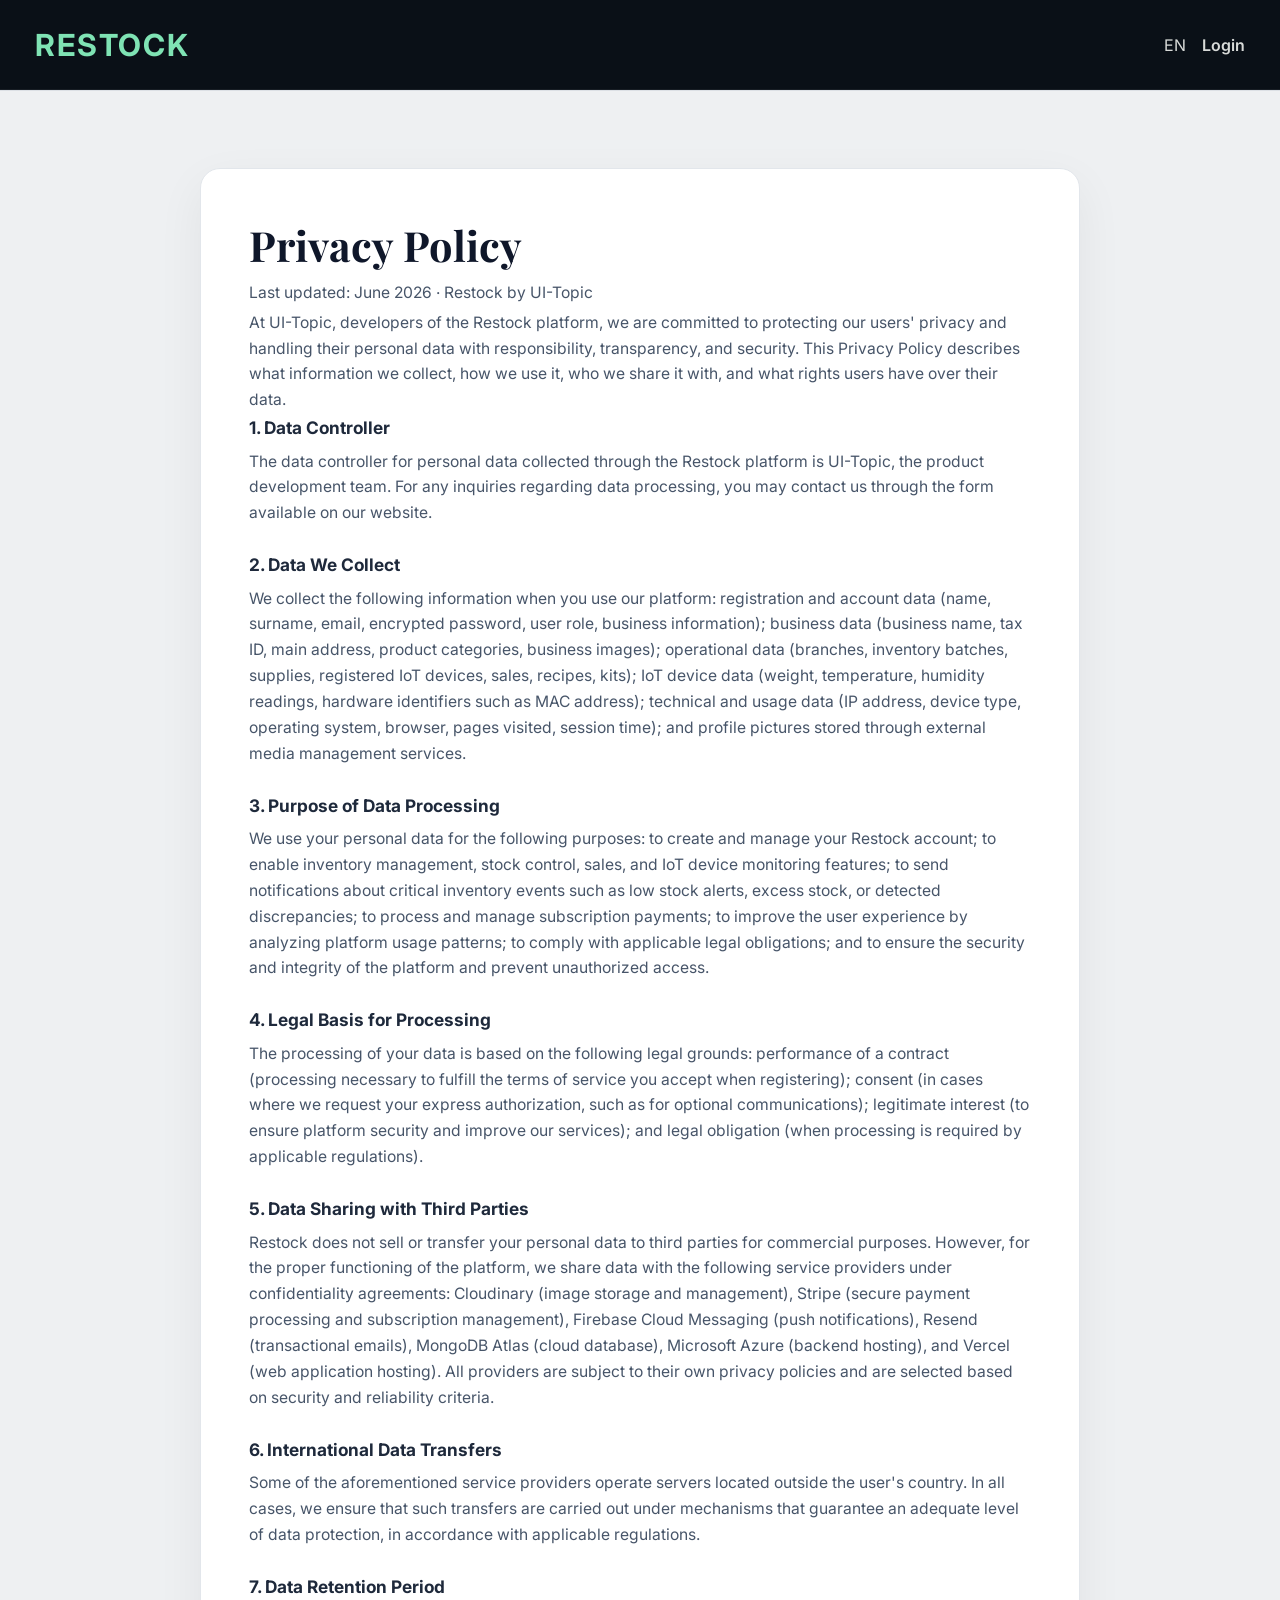
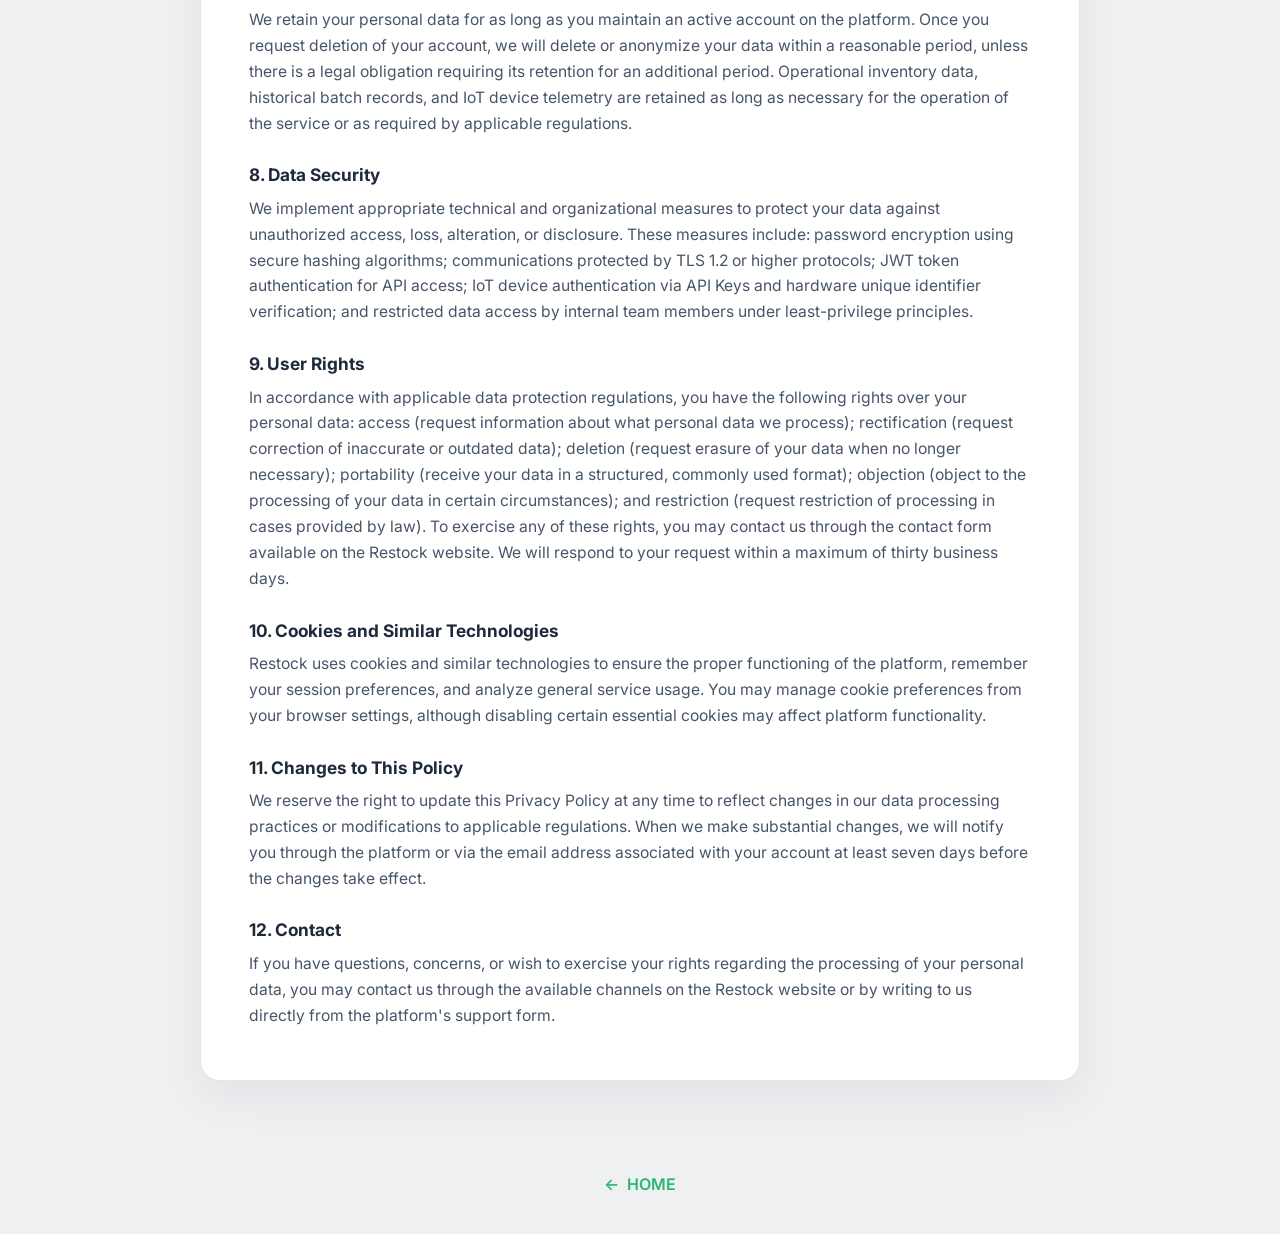
<file: src/public/privacy-policy.html>
<!DOCTYPE html>
<html lang="en">
<head>
    <meta charset="UTF-8">
    <meta name="viewport" content="width=device-width, initial-scale=1.0">
    <title>Restock — Privacy Policy</title>
    <link rel="preconnect" href="https://fonts.googleapis.com" />
    <link rel="preconnect" href="https://fonts.gstatic.com" crossorigin />
    <link href="https://fonts.googleapis.com/css2?family=Playfair+Display:wght@600;700&family=Inter:wght@400;600;700&display=swap" rel="stylesheet" />
    <link rel="stylesheet" href="./assets/styles/styles.css" />
</head>
<body>
    <header class="site-header">
        <a class="site-header__brand" href="./">RESTOCK</a>
        <div class="site-header__actions">
            <button class="site-header__lang" id="siteHeaderLangToggle" type="button" data-i18n-aria="aria.langToggle" aria-label="Change language">
                <span data-i18n="nav.langIndicator">EN</span>
            </button>
            <a class="site-header__login" href="https://restock-web-application.vercel.app/" data-i18n="nav.login" data-i18n-aria="aria.login" aria-label="Log in to Restock web application">Login</a>
        </div>
    </header>

    <main>
        <section id="privacy-policy" class="privacy-section">
            <div class="privacy-container">
                <div class="privacy-card">
                    <h2 data-i18n="privacy.title">Privacy Policy</h2>
                    <p class="privacy-card__meta" data-i18n="privacy.updated">Last updated: June 2026 · Restock by UI-Topic</p>
                    <p class="privacy-card__lead" data-i18n="privacy.intro">At UI-Topic, developers of the Restock platform, we are committed to protecting our users' privacy and handling their personal data with responsibility, transparency, and security. This Privacy Policy describes what information we collect, how we use it, who we share it with, and what rights users have over their data.</p>

                    <h3 data-i18n="privacy.s1.title">1. Data Controller</h3>
                    <p data-i18n="privacy.s1.body">The data controller for personal data collected through the Restock platform is UI-Topic, the product development team. For any inquiries regarding data processing, you may contact us through the form available on our website.</p>

                    <h3 data-i18n="privacy.s2.title">2. Data We Collect</h3>
                    <p data-i18n="privacy.s2.body">We collect the following information when you use our platform: registration and account data (name, surname, email, encrypted password, user role, business information); business data (business name, tax ID, main address, product categories, business images); operational data (branches, inventory batches, supplies, registered IoT devices, sales, recipes, kits); IoT device data (weight, temperature, humidity readings, hardware identifiers such as MAC address); technical and usage data (IP address, device type, operating system, browser, pages visited, session time); and profile pictures stored through external media management services.</p>

                    <h3 data-i18n="privacy.s3.title">3. Purpose of Data Processing</h3>
                    <p data-i18n="privacy.s3.body">We use your personal data for the following purposes: to create and manage your Restock account; to enable inventory management, stock control, sales, and IoT device monitoring features; to send notifications about critical inventory events such as low stock alerts, excess stock, or detected discrepancies; to process and manage subscription payments; to improve the user experience by analyzing platform usage patterns; to comply with applicable legal obligations; and to ensure the security and integrity of the platform and prevent unauthorized access.</p>

                    <h3 data-i18n="privacy.s4.title">4. Legal Basis for Processing</h3>
                    <p data-i18n="privacy.s4.body">The processing of your data is based on the following legal grounds: performance of a contract (processing necessary to fulfill the terms of service you accept when registering); consent (in cases where we request your express authorization, such as for optional communications); legitimate interest (to ensure platform security and improve our services); and legal obligation (when processing is required by applicable regulations).</p>

                    <h3 data-i18n="privacy.s5.title">5. Data Sharing with Third Parties</h3>
                    <p data-i18n="privacy.s5.body">Restock does not sell or transfer your personal data to third parties for commercial purposes. However, for the proper functioning of the platform, we share data with the following service providers under confidentiality agreements: Cloudinary (image storage and management), Stripe (secure payment processing and subscription management), Firebase Cloud Messaging (push notifications), Resend (transactional emails), MongoDB Atlas (cloud database), Microsoft Azure (backend hosting), and Vercel (web application hosting). All providers are subject to their own privacy policies and are selected based on security and reliability criteria.</p>

                    <h3 data-i18n="privacy.s6.title">6. International Data Transfers</h3>
                    <p data-i18n="privacy.s6.body">Some of the aforementioned service providers operate servers located outside the user's country. In all cases, we ensure that such transfers are carried out under mechanisms that guarantee an adequate level of data protection, in accordance with applicable regulations.</p>

                    <h3 data-i18n="privacy.s7.title">7. Data Retention Period</h3>
                    <p data-i18n="privacy.s7.body">We retain your personal data for as long as you maintain an active account on the platform. Once you request deletion of your account, we will delete or anonymize your data within a reasonable period, unless there is a legal obligation requiring its retention for an additional period. Operational inventory data, historical batch records, and IoT device telemetry are retained as long as necessary for the operation of the service or as required by applicable regulations.</p>

                    <h3 data-i18n="privacy.s8.title">8. Data Security</h3>
                    <p data-i18n="privacy.s8.body">We implement appropriate technical and organizational measures to protect your data against unauthorized access, loss, alteration, or disclosure. These measures include: password encryption using secure hashing algorithms; communications protected by TLS 1.2 or higher protocols; JWT token authentication for API access; IoT device authentication via API Keys and hardware unique identifier verification; and restricted data access by internal team members under least-privilege principles.</p>

                    <h3 data-i18n="privacy.s9.title">9. User Rights</h3>
                    <p data-i18n="privacy.s9.body">In accordance with applicable data protection regulations, you have the following rights over your personal data: access (request information about what personal data we process); rectification (request correction of inaccurate or outdated data); deletion (request erasure of your data when no longer necessary); portability (receive your data in a structured, commonly used format); objection (object to the processing of your data in certain circumstances); and restriction (request restriction of processing in cases provided by law). To exercise any of these rights, you may contact us through the contact form available on the Restock website. We will respond to your request within a maximum of thirty business days.</p>

                    <h3 data-i18n="privacy.s10.title">10. Cookies and Similar Technologies</h3>
                    <p data-i18n="privacy.s10.body">Restock uses cookies and similar technologies to ensure the proper functioning of the platform, remember your session preferences, and analyze general service usage. You may manage cookie preferences from your browser settings, although disabling certain essential cookies may affect platform functionality.</p>

                    <h3 data-i18n="privacy.s11.title">11. Changes to This Policy</h3>
                    <p data-i18n="privacy.s11.body">We reserve the right to update this Privacy Policy at any time to reflect changes in our data processing practices or modifications to applicable regulations. When we make substantial changes, we will notify you through the platform or via the email address associated with your account at least seven days before the changes take effect.</p>

                    <h3 data-i18n="privacy.s12.title">12. Contact</h3>
                    <p data-i18n="privacy.s12.body">If you have questions, concerns, or wish to exercise your rights regarding the processing of your personal data, you may contact us through the available channels on the Restock website or by writing to us directly from the platform's support form.</p>
                </div>
            </div>
        </section>
    </main>

    <div style="text-align:center;padding:1rem 1.25rem 2.5rem;background:#eef0f2;">
        <a href="./" style="display:inline-flex;align-items:center;gap:0.5rem;color:#2bb673;font-weight:600;text-decoration:none;font-size:1rem;">&larr; <span data-i18n="nav.home">HOME</span></a>
    </div>

    <script src="./assets/scripts/i18n.js"></script>
</body>
</html>
</file>
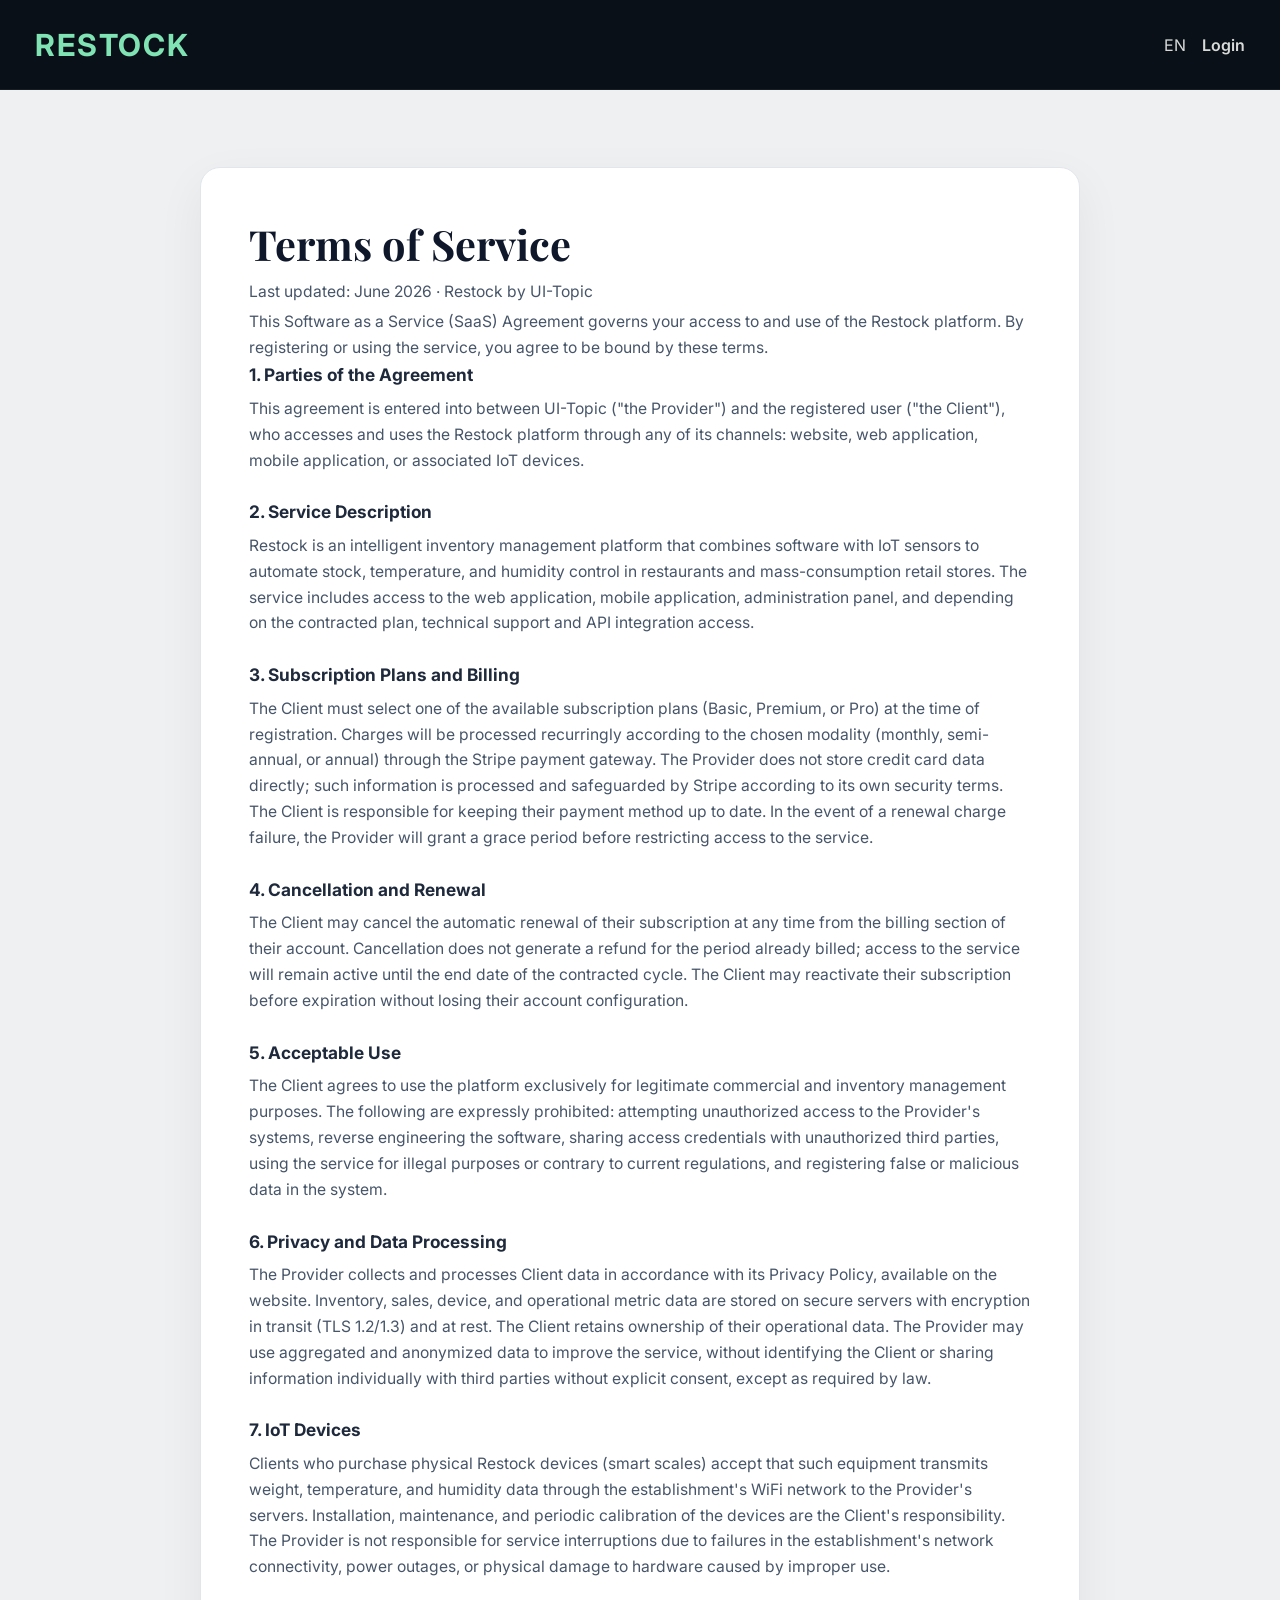
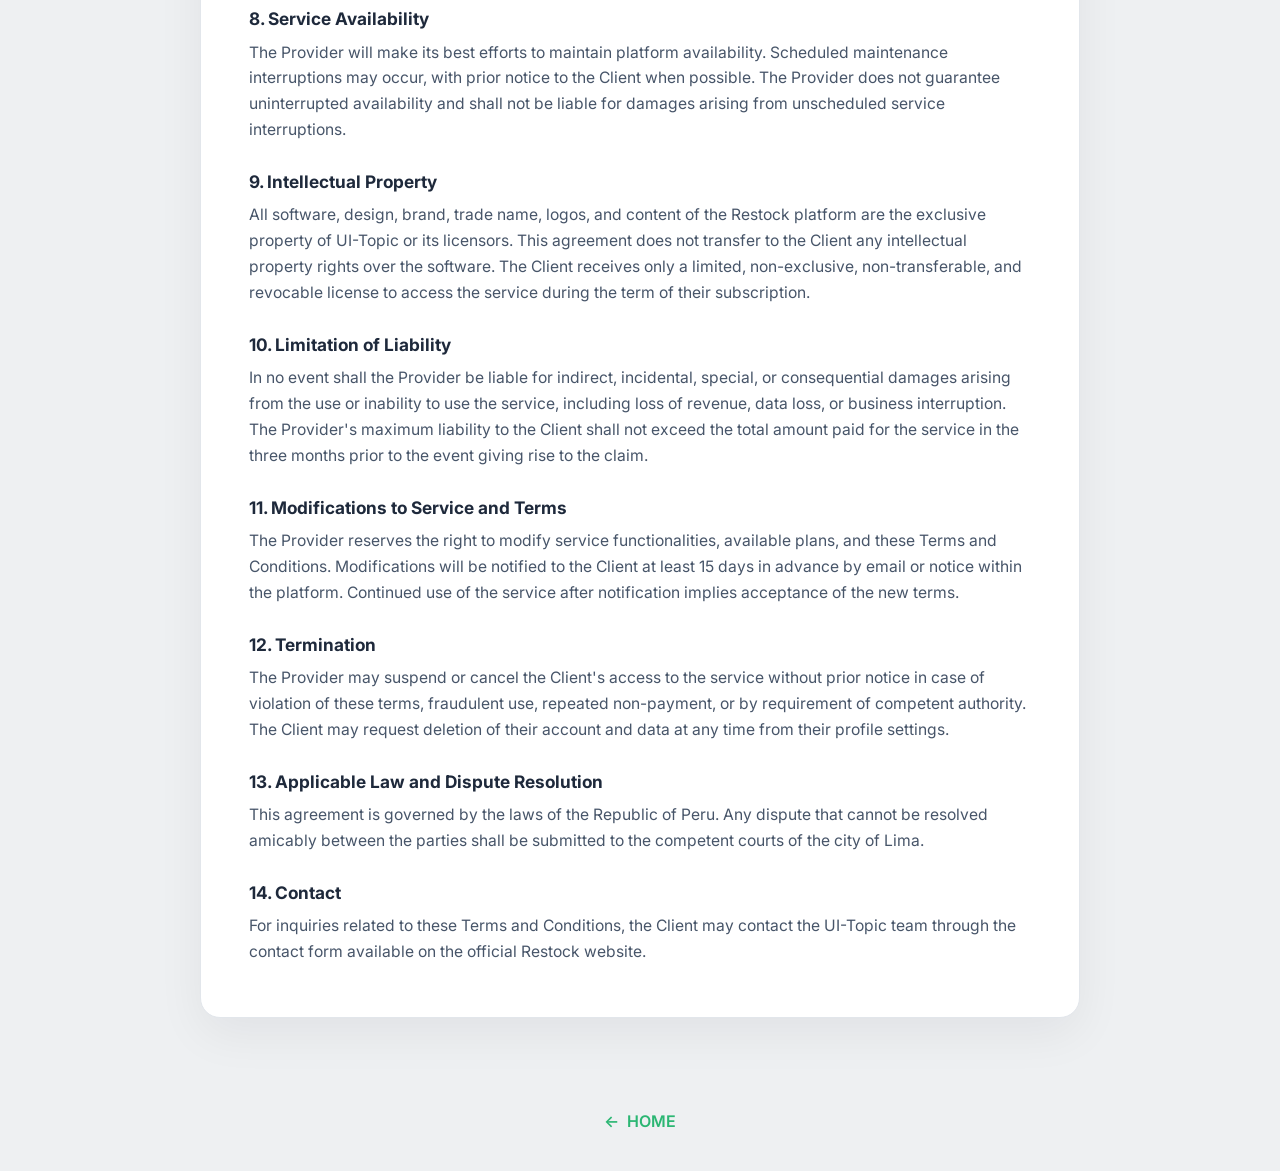
<file: src/public/terms_of_service.html>
<!DOCTYPE html>
<html lang="en">
<head>
    <meta charset="UTF-8">
    <meta name="viewport" content="width=device-width, initial-scale=1.0">
    <title>Restock — Terms of Service</title>
    <link rel="preconnect" href="https://fonts.googleapis.com" />
    <link rel="preconnect" href="https://fonts.gstatic.com" crossorigin />
    <link href="https://fonts.googleapis.com/css2?family=Playfair+Display:wght@600;700&family=Inter:wght@400;600;700&display=swap" rel="stylesheet" />
    <link rel="stylesheet" href="./assets/styles/styles.css" />
</head>
<body>
    <header class="site-header">
        <a class="site-header__brand" href="./">RESTOCK</a>
        <div class="site-header__actions">
            <button class="site-header__lang" id="siteHeaderLangToggle" type="button" data-i18n-aria="aria.langToggle" aria-label="Change language">
                <span data-i18n="nav.langIndicator">EN</span>
            </button>
            <a class="site-header__login" href="https://restock-web-application.vercel.app/" data-i18n="nav.login" data-i18n-aria="aria.login" aria-label="Log in to Restock web application">Login</a>
        </div>
    </header>

    <main>
        <section id="terms-of-service" class="tos-section">
            <div class="tos-container">
                <div class="tos-card">
                    <h2 data-i18n="tos.title">Terms of Service — SaaS Agreement</h2>
                    <p class="tos-card__meta" data-i18n="tos.updated">Last updated: June 2026 · Restock by UI-Topic</p>
                    <p class="tos-card__lead" data-i18n="tos.intro">This Software as a Service (SaaS) Agreement governs your access to and use of the Restock platform. By registering or using the service, you agree to be bound by these terms.</p>

                    <h3 data-i18n="tos.s1.title">1. Parties of the Agreement</h3>
                    <p data-i18n="tos.s1.body">This agreement is entered into between UI-Topic ("the Provider") and the registered user ("the Client"), who accesses and uses the Restock platform through any of its channels: website, web application, mobile application, or associated IoT devices.</p>

                    <h3 data-i18n="tos.s2.title">2. Service Description</h3>
                    <p data-i18n="tos.s2.body">Restock is an intelligent inventory management platform that combines software with IoT sensors to automate stock, temperature, and humidity control in restaurants and mass-consumption retail stores. The service includes access to the web application, mobile application, administration panel, and depending on the contracted plan, technical support and API integration access.</p>

                    <h3 data-i18n="tos.s3.title">3. Subscription Plans and Billing</h3>
                    <p data-i18n="tos.s3.body">The Client must select one of the available subscription plans (Basic, Premium, or Pro) at the time of registration. Charges will be processed recurringly according to the chosen modality (monthly, semi-annual, or annual) through the Stripe payment gateway. The Provider does not store credit card data directly; such information is processed and safeguarded by Stripe according to its own security terms. The Client is responsible for keeping their payment method up to date. In the event of a renewal charge failure, the Provider will grant a grace period before restricting access to the service.</p>

                    <h3 data-i18n="tos.s4.title">4. Cancellation and Renewal</h3>
                    <p data-i18n="tos.s4.body">The Client may cancel the automatic renewal of their subscription at any time from the billing section of their account. Cancellation does not generate a refund for the period already billed; access to the service will remain active until the end date of the contracted cycle. The Client may reactivate their subscription before expiration without losing their account configuration.</p>

                    <h3 data-i18n="tos.s5.title">5. Acceptable Use</h3>
                    <p data-i18n="tos.s5.body">The Client agrees to use the platform exclusively for legitimate commercial and inventory management purposes. The following are expressly prohibited: attempting unauthorized access to the Provider's systems, reverse engineering the software, sharing access credentials with unauthorized third parties, using the service for illegal purposes or contrary to current regulations, and registering false or malicious data in the system.</p>

                    <h3 data-i18n="tos.s6.title">6. Privacy and Data Processing</h3>
                    <p data-i18n="tos.s6.body">The Provider collects and processes Client data in accordance with its Privacy Policy, available on the website. Inventory, sales, device, and operational metric data are stored on secure servers with encryption in transit (TLS 1.2/1.3) and at rest. The Client retains ownership of their operational data. The Provider may use aggregated and anonymized data to improve the service, without identifying the Client or sharing information individually with third parties without explicit consent, except as required by law.</p>

                    <h3 data-i18n="tos.s7.title">7. IoT Devices</h3>
                    <p data-i18n="tos.s7.body">Clients who purchase physical Restock devices (smart scales) accept that such equipment transmits weight, temperature, and humidity data through the establishment's WiFi network to the Provider's servers. Installation, maintenance, and periodic calibration of the devices are the Client's responsibility. The Provider is not responsible for service interruptions due to failures in the establishment's network connectivity, power outages, or physical damage to hardware caused by improper use.</p>

                    <h3 data-i18n="tos.s8.title">8. Service Availability</h3>
                    <p data-i18n="tos.s8.body">The Provider will make its best efforts to maintain platform availability. Scheduled maintenance interruptions may occur, with prior notice to the Client when possible. The Provider does not guarantee uninterrupted availability and shall not be liable for damages arising from unscheduled service interruptions.</p>

                    <h3 data-i18n="tos.s9.title">9. Intellectual Property</h3>
                    <p data-i18n="tos.s9.body">All software, design, brand, trade name, logos, and content of the Restock platform are the exclusive property of UI-Topic or its licensors. This agreement does not transfer to the Client any intellectual property rights over the software. The Client receives only a limited, non-exclusive, non-transferable, and revocable license to access the service during the term of their subscription.</p>

                    <h3 data-i18n="tos.s10.title">10. Limitation of Liability</h3>
                    <p data-i18n="tos.s10.body">In no event shall the Provider be liable for indirect, incidental, special, or consequential damages arising from the use or inability to use the service, including loss of revenue, data loss, or business interruption. The Provider's maximum liability to the Client shall not exceed the total amount paid for the service in the three months prior to the event giving rise to the claim.</p>

                    <h3 data-i18n="tos.s11.title">11. Modifications to Service and Terms</h3>
                    <p data-i18n="tos.s11.body">The Provider reserves the right to modify service functionalities, available plans, and these Terms and Conditions. Modifications will be notified to the Client at least 15 days in advance by email or notice within the platform. Continued use of the service after notification implies acceptance of the new terms.</p>

                    <h3 data-i18n="tos.s12.title">12. Termination</h3>
                    <p data-i18n="tos.s12.body">The Provider may suspend or cancel the Client's access to the service without prior notice in case of violation of these terms, fraudulent use, repeated non-payment, or by requirement of competent authority. The Client may request deletion of their account and data at any time from their profile settings.</p>

                    <h3 data-i18n="tos.s13.title">13. Applicable Law and Dispute Resolution</h3>
                    <p data-i18n="tos.s13.body">This agreement is governed by the laws of the Republic of Peru. Any dispute that cannot be resolved amicably between the parties shall be submitted to the competent courts of the city of Lima.</p>

                    <h3 data-i18n="tos.s14.title">14. Contact</h3>
                    <p data-i18n="tos.s14.body">For inquiries related to these Terms and Conditions, the Client may contact the UI-Topic team through the contact form available on the official Restock website.</p>
                </div>
            </div>
        </section>
    </main>

    <div style="text-align:center;padding:1rem 1.25rem 2.5rem;background:#eef0f2;">
        <a href="./" style="display:inline-flex;align-items:center;gap:0.5rem;color:#2bb673;font-weight:600;text-decoration:none;font-size:1rem;">&larr; <span data-i18n="nav.home">HOME</span></a>
    </div>

    <script src="./assets/scripts/i18n.js"></script>
</body>
</html>
</file>
<file: src/public/assets/styles/styles.css>
* {
    box-sizing: border-box;
}

html {
    scroll-behavior: smooth;
}

body {
    margin: 0;
    font-family: Inter, system-ui, -apple-system, BlinkMacSystemFont, "Segoe UI", sans-serif;
    color: var(--text-primary, #f5f7f4);
    background: var(--bg-body,
            radial-gradient(circle at 25% 25%, rgba(103, 217, 169, 0.18), transparent 28%),
            radial-gradient(circle at 70% 30%, rgba(103, 217, 169, 0.10), transparent 26%),
            linear-gradient(180deg, #0b1118 0%, #0d131b 45%, #0b1016 100%));
    overflow-x: hidden;
}

a {
    color: inherit;
    text-decoration: none;
}

button,
.btn {
    font: inherit;
}

/* ── HEADER ── */

.site-header {
    position: sticky;
    top: 0;
    z-index: 20;
    display: flex;
    align-items: center;
    justify-content: space-between;
    gap: 1.5rem;
    padding: 1.2rem 2.2rem;
    min-height: 90px;
    border-bottom: 1px solid rgba(255, 255, 255, 0.06);
    background: var(--header-bg, rgba(11, 17, 24, 0.86));
    backdrop-filter: blur(18px);
}

.site-header__brand {
    font-size: 1.9rem;
    font-weight: 700;
    letter-spacing: 0.06em;
    color: #7fe3b4;
}

.site-header__nav {
    display: flex;
    align-items: center;
    gap: 1.8rem;
    flex-wrap: wrap;
    justify-content: center;
}

.site-header__nav a {
    position: relative;
    padding-bottom: 0.35rem;
    font-size: 0.96rem;
    letter-spacing: 0.05em;
    color: rgba(226, 231, 227, 0.82);
}

.site-header__nav a.is-active,
.site-header__nav a:hover {
    color: #7fe3b4;
}

.site-header__nav a.is-active::after,
.site-header__nav a:hover::after {
    content: "";
    position: absolute;
    left: 0;
    bottom: 0;
    width: 100%;
    height: 2px;
    border-radius: 999px;
    background: #7fe3b4;
}

.site-header__actions {
    display: flex;
    align-items: center;
    gap: 1rem;
    flex-shrink: 0;
}

.site-header__theme {
    background: transparent;
    border: 1px solid var(--border-color, rgba(255, 255, 255, 0.1));
    color: var(--text-primary, #f5f7f4);
    border-radius: 50%;
    width: 2.5rem;
    height: 2.5rem;
    display: grid;
    place-items: center;
    cursor: pointer;
}

.site-header__lang,
.site-header__login {
    color: rgba(245, 247, 244, 0.88);
}

.site-header__lang {
    display: inline-flex;
    align-items: center;
    gap: 0.45rem;
    padding: 0;
    border: 0;
    background: transparent;
    cursor: pointer;
}

.site-header__login {
    padding: 0;
    border: 0;
    background: transparent;
    cursor: pointer;
    font-size: 1rem;
    font-weight: 600;
}

.site-header__hamburger {
    display: none;
    background: transparent;
    border: 0;
    color: #f5f7f4;
    cursor: pointer;
    padding: 0.3rem;
    flex-shrink: 0;
}

.hamburger-icon {
    display: flex;
    flex-direction: column;
    gap: 5px;
    width: 22px;
}

.hamburger-icon span {
    display: block;
    height: 2px;
    border-radius: 2px;
    background: currentColor;
}

.hamburger-icon span:first-child  { width: 100%; }
.hamburger-icon span:nth-child(2) { width: 75%; }
.hamburger-icon span:last-child   { width: 50%; }

/* ── MOBILE MENU ── */

.mobile-menu {
    display: none;
    position: fixed;
    inset: 0;
    z-index: 100;
}

.mobile-menu.is-open {
    display: block;
}

.mobile-menu__backdrop {
    position: absolute;
    inset: 0;
    background: rgba(0, 0, 0, 0.55);
}

.mobile-menu__drawer {
    position: absolute;
    top: 0;
    left: 0;
    bottom: 0;
    width: min(85vw, 400px);
    background: #0d1520;
    display: flex;
    flex-direction: column;
    padding: 1.5rem 1.2rem 2rem;
    overflow-y: auto;
}

.mobile-menu__head {
    display: flex;
    align-items: center;
    justify-content: space-between;
    margin-bottom: 1.5rem;
}

.mobile-menu__brand {
    font-size: 1.4rem;
    font-weight: 700;
    letter-spacing: 0.06em;
    color: #7fe3b4;
}

.mobile-menu__close {
    background: transparent;
    border: 0;
    color: #f5f7f4;
    font-size: 1.6rem;
    cursor: pointer;
    line-height: 1;
    padding: 0.2rem;
}

.mobile-menu__nav {
    display: flex;
    flex-direction: column;
    border-top: 1px solid rgba(255, 255, 255, 0.06);
}

.mobile-menu__nav a {
    padding: 1.1rem 0.5rem;
    border-bottom: 1px solid rgba(255, 255, 255, 0.06);
    font-size: 1rem;
    font-weight: 700;
    letter-spacing: 0.08em;
    color: rgba(226, 231, 227, 0.9);
}

.mobile-menu__nav a.is-active {
    color: #7fe3b4;
    border-left: 3px solid #7fe3b4;
    padding-left: 0.85rem;
}

.mobile-menu__lang {
    margin-top: 1.5rem;
    padding: 0 0.5rem;
}

.mobile-menu__lang-label {
    font-size: 0.75rem;
    letter-spacing: 0.12em;
    color: rgba(245, 247, 244, 0.45);
    margin-bottom: 0.75rem;
}

.mobile-menu__lang-options {
    display: flex;
    gap: 0.6rem;
}

.mobile-menu__lang-options button {
    padding: 0.4rem 1rem;
    border-radius: 999px;
    border: 1px solid rgba(127, 227, 180, 0.3);
    background: transparent;
    color: #f5f7f4;
    font-size: 0.88rem;
    font-weight: 600;
    cursor: pointer;
}

.mobile-menu__lang-options button.is-active {
    background: #7fe3b4;
    color: #0f1a15;
    border-color: #7fe3b4;
}

.mobile-menu__actions {
    margin-top: auto;
    padding-top: 2rem;
    display: flex;
    flex-direction: column;
    gap: 0.75rem;
}

.mobile-menu__actions .btn {
    width: 100%;
    justify-content: center;
    min-height: 3.2rem;
}

.mobile-menu__login {
    width: 100%;
    min-height: 3.2rem;
    border: 1px solid rgba(127, 227, 180, 0.3);
    border-radius: 0.7rem;
    background: transparent;
    color: #7fe3b4;
    font-size: 1rem;
    font-weight: 600;
    cursor: pointer;
}

/* ── BUTTONS ── */

.btn {
    display: inline-flex;
    align-items: center;
    justify-content: center;
    gap: 0.55rem;
    min-height: 3.5rem;
    padding: 0.9rem 1.4rem;
    border-radius: 0.7rem;
    border: 1px solid transparent;
    transition: transform 0.2s ease, border-color 0.2s ease, background 0.2s ease, color 0.2s ease;
}

.btn:hover {
    transform: translateY(-1px);
}

.btn--compact {
    min-height: 3rem;
    padding-inline: 1.5rem;
}

.btn--primary {
    color: #0f1a15;
    background: #7dd8a6;
    box-shadow: 0 16px 40px rgba(76, 196, 142, 0.18);
    font-weight: 700;
}

.btn--primary:hover {
    background: #92e0b7;
}

.btn--ghost {
    color: #f6f7f4;
    border-color: rgba(127, 227, 180, 0.22);
    background: rgba(18, 26, 34, 0.45);
}

/* ── HERO ── */

.hero {
    position: relative;
    padding: 3.5rem 2.2rem 4.5rem;
    isolation: isolate;
}

.hero-accent {
    color: #7fe3b4;
}

.hero::before,
.hero::after {
    content: "";
    position: absolute;
    inset: auto;
    border-radius: 50%;
    filter: blur(18px);
    pointer-events: none;
    z-index: -1;
}

.hero::before {
    top: 8rem;
    left: 8%;
    width: 32rem;
    height: 32rem;
    background: radial-gradient(circle, rgba(103, 217, 169, 0.16), transparent 70%);
}

.hero::after {
    right: 7%;
    bottom: 4rem;
    width: 38rem;
    height: 38rem;
    background: radial-gradient(circle, rgba(95, 197, 160, 0.14), transparent 68%);
}

.hero__inner {
    display: grid;
    grid-template-columns: minmax(0, 1.05fr) minmax(360px, 0.95fr);
    align-items: center;
    gap: 3rem;
    width: min(1240px, 100%);
    margin: 0 auto;
    min-height: calc(100vh - 90px - 8rem);
}

.hero__copy {
    max-width: 42rem;
}

.hero__eyebrow {
    display: inline-flex;
    align-items: center;
    gap: 0.5rem;
    padding: 0.5rem 1rem;
    border-radius: 999px;
    background: rgba(41, 51, 63, 0.86);
    color: #7fe3b4;
    font-size: 0.93rem;
    font-weight: 700;
    letter-spacing: 0.06em;
    box-shadow: inset 0 0 0 1px rgba(255, 255, 255, 0.06);
}

.hero__copy h1 {
    margin: 1.2rem 0 1.1rem;
    font-size: clamp(3.5rem, 6.2vw, 6rem);
    line-height: 0.94;
    letter-spacing: -0.06em;
    font-weight: 600;
}

.hero__copy h1 span {
    color: #7fe3b4;
}

.hero__copy p {
    margin: 0;
    max-width: 36rem;
    font-size: clamp(1.05rem, 1.8vw, 1.38rem);
    line-height: 1.6;
    color: rgba(223, 228, 225, 0.82);
}

.hero__actions {
    display: flex;
    align-items: center;
    gap: 1rem;
    margin-top: 2.1rem;
    flex-wrap: wrap;
}

.hero__visual {
    display: flex;
    justify-content: center;
}

/* ── DASHBOARD CARD ── */

.dashboard-card {
    width: min(100%, 580px);
    padding: 1.4rem;
    border-radius: 1.6rem;
    border: 1px solid rgba(127, 227, 180, 0.20);
    background: linear-gradient(180deg, rgba(27, 33, 44, 0.98), rgba(23, 28, 39, 0.98));
    box-shadow:
            0 30px 60px rgba(0, 0, 0, 0.38),
            0 0 0 1px rgba(255, 255, 255, 0.03) inset;
}

.dashboard-card__top {
    display: flex;
    align-items: flex-start;
    justify-content: space-between;
    gap: 1.25rem;
    margin-bottom: 1.1rem;
}

.device-status {
    display: flex;
    align-items: center;
    gap: 0.9rem;
    min-width: 0;
}

.device-status__icon {
    display: grid;
    place-items: center;
    width: 3rem;
    height: 3rem;
    border-radius: 0.55rem;
    background: #313845;
    font-size: 1.15rem;
    flex-shrink: 0;
}

.device-status p,
.device-status h2 {
    margin: 0;
}

.device-status p {
    font-size: 0.84rem;
    color: rgba(222, 228, 224, 0.73);
}

.device-status h2 {
    margin-top: 0.15rem;
    font-size: clamp(1rem, 1.6vw, 1.2rem);
    line-height: 1.25;
    font-weight: 500;
}

.stock-metric {
    display: flex;
    flex-direction: column;
    align-items: flex-end;
    gap: 0.2rem;
    color: #7fe3b4;
    text-align: right;
    flex-shrink: 0;
}

.stock-metric strong {
    font-size: clamp(2rem, 3vw, 2.8rem);
    letter-spacing: 0.05em;
    font-weight: 700;
}

.stock-metric span {
    font-size: 0.9rem;
    font-weight: 700;
    letter-spacing: 0.08em;
}

.product-frame {
    position: relative;
    display: grid;
    place-items: center;
    height: clamp(320px, 36vw, 420px);
    margin: 0.35rem 0 1.15rem;
    overflow: hidden;
    border-radius: 1rem;
    background:
            radial-gradient(circle at 50% 20%, rgba(255, 255, 255, 0.06), transparent 35%),
            linear-gradient(180deg, #0b1018 0%, #0e141c 100%);
}

.product-frame img {
    display: block;
    width: 100%;
    height: 100%;
    object-fit: contain;
    object-position: center;
    padding: 0.75rem;
    filter: drop-shadow(0 24px 34px rgba(0, 0, 0, 0.45));
    user-select: none;
    pointer-events: none;
}

.product-frame__surface {
    position: absolute;
    width: min(78%, 420px);
    aspect-ratio: 1.22;
    border-radius: 2.3rem;
    background:
            linear-gradient(145deg, rgba(255, 255, 255, 0.18), transparent 26%),
            linear-gradient(180deg, #0e141d 0%, #171c25 100%);
    box-shadow:
            0 20px 50px rgba(0, 0, 0, 0.55),
            0 0 0 1px rgba(255, 255, 255, 0.05) inset;
    transform: translateY(7%) rotateX(56deg) rotateZ(45deg);
}

.product-frame__surface::before,
.product-frame__surface::after {
    content: "";
    position: absolute;
    inset: 0;
    border-radius: inherit;
}

.product-frame__surface::before {
    background:
            linear-gradient(135deg, rgba(255, 255, 255, 0.09), transparent 34%),
            repeating-linear-gradient(90deg, rgba(255, 255, 255, 0.06) 0 2px, transparent 2px 8px);
    opacity: 0.45;
}

.product-frame__surface::after {
    inset: auto 14% 14% auto;
    width: 22%;
    height: 18%;
    border-radius: 50%;
    background: radial-gradient(circle, rgba(127, 227, 180, 0.16), transparent 68%);
    filter: blur(10px);
}

.product-frame__glow {
    position: absolute;
    inset: 18% 14% auto;
    height: 64%;
    border-radius: 50%;
    background: radial-gradient(circle, rgba(127, 227, 180, 0.18), transparent 68%);
    filter: blur(26px);
}

.product-frame__chip {
    position: absolute;
    width: 1.7rem;
    height: 1.7rem;
    border-radius: 50%;
    background:
            radial-gradient(circle at 40% 40%, rgba(255, 255, 255, 0.38), transparent 14%),
            linear-gradient(180deg, #222937 0%, #151b24 100%);
    box-shadow:
            0 0 0 0.55rem rgba(255, 255, 255, 0.02),
            0 0 18px rgba(127, 227, 180, 0.16);
    transform: translateY(-18%) translateX(16%);
}

.dashboard-card__stats {
    display: grid;
    grid-template-columns: repeat(3, minmax(0, 1fr));
    gap: 1rem;
}

.dashboard-card__stats article {
    padding: 0.95rem 1rem 1.05rem;
    border-radius: 0.25rem;
    border: 1px solid rgba(255, 255, 255, 0.05);
    background: rgba(18, 23, 31, 0.72);
}

.dashboard-card__stats span {
    display: block;
    margin-bottom: 0.28rem;
    font-size: 0.72rem;
    letter-spacing: 0.08em;
    color: rgba(223, 228, 225, 0.78);
}

.dashboard-card__stats strong {
    font-size: clamp(1.1rem, 1.7vw, 1.4rem);
    font-weight: 700;
}

/* ── ANCHOR ── */

.anchor-target {
    height: 0;
    overflow: hidden;
}

/* ── ACCESS WEB APP ── */

.access_web_app {
    margin: -5.8rem -2.2rem 5.8rem -2.2rem;
    padding: 7rem 2.2rem;
    background: radial-gradient(circle at 50% 50%, rgba(25, 179, 123, 0.08) 0%, #0c1219 60%);
    background-color: #0c1219;
    color: #f5f7f4;
    text-align: center;
    display: flex;
    flex-direction: column;
    align-items: center;
    border-bottom: 1px solid rgba(255,255,255,0.02);
}

.access_web_app__badge {
    display: inline-flex;
    align-items: center;
    gap: 0.5rem;
    padding: 0.4rem 1rem;
    border-radius: 999px;
    background: rgba(29, 181, 123, 0.1);
    border: 1px solid rgba(29, 181, 123, 0.3);
    color: #19b37b;
    font-size: 0.75rem;
    font-weight: 600;
    letter-spacing: 0.1em;
    text-transform: uppercase;
    margin-bottom: 2rem;
}

.access_web_app__title {
    font-size: clamp(2.2rem, 4vw, 3.5rem);
    font-weight: 700;
    margin: 0 0 1.5rem 0;
    font-family: "Zilla Slab", "Playfair Display", "Merriweather", Georgia, serif;
    letter-spacing: -0.01em;
    color: #ffffff;
}

.access_web_app__desc {
    font-size: clamp(1rem, 1.5vw, 1.15rem);
    color: #8a96a3;
    max-width: 650px;
    margin: 0 auto 3rem auto;
    line-height: 1.6;
}

.access_web_app__actions {
    display: flex;
    align-items: center;
    justify-content: center;
    gap: 1.2rem;
    margin-bottom: 5rem;
    flex-wrap: wrap;
}

.access_web_app .btn--vibrant {
    background: #1cb57a;
    color: #ffffff;
    font-weight: 600;
    box-shadow: 0 4px 20px rgba(28, 181, 122, 0.3);
    border: none;
}

.access_web_app .btn--vibrant:hover {
    background: #18a36c;
}

.access_web_app .btn--outline {
    background: rgba(28, 181, 122, 0.05);
    color: #1cb57a;
    border: 1px solid rgba(28, 181, 122, 0.4);
    font-weight: 600;
}

.access_web_app .btn--outline:hover {
    background: rgba(28, 181, 122, 0.12);
}

.access_web_app__play-icon {
    display: inline-flex;
    align-items: center;
    justify-content: center;
    width: 1.4rem;
    height: 1.4rem;
    background: #1cb57a;
    color: #0c1219;
    border-radius: 50%;
    margin-right: 0.3rem;
}

.access_web_app__play-icon svg {
    margin-left: 2px;
}

.access_web_app__features {
    display: flex;
    align-items: center;
    justify-content: center;
    gap: clamp(1.5rem, 4vw, 3.5rem);
    flex-wrap: wrap;
}

.access_web_app__feature {
    display: flex;
    align-items: center;
    gap: 0.6rem;
    font-size: 0.8rem;
    font-weight: 600;
    color: #5d6775;
    letter-spacing: 0.08em;
    text-transform: uppercase;
}

.access_web_app__feature svg {
    color: #5d6775;
    opacity: 0.8;
}

/* ── DOWNLOAD ── */

.download {
    padding: 5.8rem 2.2rem 6.2rem;
    background: #eef0f2;
    color: #121826;
}

.download__inner {
    width: min(1360px, 100%);
    margin: 0 auto;
    display: grid;
    grid-template-columns: minmax(0, 1.15fr) minmax(360px, 0.85fr);
    align-items: center;
    gap: 3rem;
}

.download__copy {
    max-width: 58rem;
}

.download__eyebrow {
    display: inline-flex;
    align-items: center;
    padding: 0.45rem 0.95rem;
    border-radius: 999px;
    border: 1px solid rgba(27, 185, 140, 0.18);
    background: rgba(27, 185, 140, 0.08);
    color: #18b789;
    font-size: 0.88rem;
    font-weight: 700;
    letter-spacing: 0.14em;
}

.download__copy h2 {
    margin: 1.25rem 0 1rem;
    font-size: clamp(3rem, 6vw, 5.6rem);
    line-height: 0.96;
    letter-spacing: -0.06em;
    font-weight: 700;
    font-family: "Playfair Display", Georgia, serif;
}

.download__copy h2 span {
    color: #18b789;
}

.download__copy p {
    margin: 0;
    max-width: 48rem;
    font-size: clamp(1.05rem, 2vw, 1.55rem);
    line-height: 1.35;
    text-align: center;
    color: #1a1f29;
}

.download__badges {
    margin-top: 2.7rem;
    display: flex;
    justify-content: center;
    align-items: stretch;
    gap: 1.65rem;
    flex-wrap: wrap;
}

.store-badge {
    display: inline-flex;
    align-items: center;
    gap: 0.9rem;
    min-width: 280px;
    min-height: 5rem;
    padding: 0.85rem 1.2rem;
    border-radius: 1rem;
    border: 1px solid #1f2024;
    background: #f8f8f8;
    color: #0c0f16;
    box-shadow: 0 10px 26px rgba(14, 18, 26, 0.08);
}

.store-badge img {
    width: 3rem;
    height: 3rem;
    object-fit: contain;
    flex-shrink: 0;
}

.store-badge__icon {
    display: grid;
    place-items: center;
    width: 3rem;
    height: 3rem;
    border-radius: 0.7rem;
    flex-shrink: 0;
    font-size: 1.8rem;
}

.store-badge__icon--play {
    color: #fff;
    background: linear-gradient(135deg, #34d17c 0%, #3bb5ff 33%, #f8cf3a 66%, #ff5c5c 100%);
}

.store-badge__icon--apple {
    color: #0a0a0a;
    background: #f3f3f3;
    font-size: 2rem;
}

.store-badge__text {
    display: flex;
    flex-direction: column;
    align-items: flex-start;
    line-height: 1.1;
    text-align: left;
}

.store-badge__eyebrow {
    font-size: 0.82rem;
    letter-spacing: 0.02em;
    color: #111;
}

.store-badge__text strong {
    font-size: clamp(1.6rem, 2vw, 2.05rem);
    font-weight: 700;
    line-height: 1;
}

.download__visual {
    display: flex;
    justify-content: center;
}

/* ── PHONE MOCKUP ── */

.phone-mockup {
    width: min(100%, 360px);
    padding: 1rem 1rem 0.85rem;
    border-radius: 2rem;
    background: linear-gradient(180deg, #10192a 0%, #0f1726 100%);
    box-shadow: 0 30px 50px rgba(0, 0, 0, 0.25), 0 10px 18px rgba(0, 0, 0, 0.14);
    transform: rotate(4deg);
}

.phone-mockup__top {
    display: grid;
    grid-template-columns: 1fr auto;
    gap: 0.35rem 1rem;
    align-items: center;
    color: #edf2f7;
}

.phone-mockup__top span {
    grid-column: 1 / -1;
    font-size: 0.62rem;
    letter-spacing: 0.18em;
    color: rgba(237, 242, 247, 0.45);
}

.phone-mockup__top h3 {
    margin: 0;
    font-size: 1.35rem;
    line-height: 1;
    font-weight: 700;
}

.phone-mockup__top button {
    width: 2rem;
    height: 2rem;
    border: 0;
    border-radius: 50%;
    background: #6bf2b2;
    color: #0f1726;
    font-size: 1.2rem;
    font-weight: 700;
}

.phone-mockup__chips {
    margin-top: 0.85rem;
    display: flex;
    gap: 0.55rem;
}

.phone-mockup__chips span,
.phone-mockup__filters span {
    display: inline-flex;
    align-items: center;
    justify-content: center;
    min-height: 1.9rem;
    padding: 0.3rem 0.7rem;
    border-radius: 0.6rem;
    background: #e9e7e7;
    color: #363c48;
    font-size: 0.74rem;
    font-weight: 600;
}

.phone-mockup__stats {
    margin-top: 0.8rem;
    display: grid;
    grid-template-columns: repeat(2, minmax(0, 1fr));
    gap: 0.55rem;
}

.phone-mockup__stats article {
    padding: 0.7rem 0.72rem 0.65rem;
    border-radius: 0.6rem;
    background: #f7f7f8;
    color: #0d1220;
}

.phone-mockup__stats span {
    display: block;
    font-size: 0.5rem;
    letter-spacing: 0.12em;
    color: #7b8491;
}

.phone-mockup__stats strong {
    display: block;
    margin-top: 0.15rem;
    font-size: 1rem;
    line-height: 1.1;
    font-weight: 700;
}

.phone-mockup__filters {
    margin-top: 0.55rem;
    display: grid;
    grid-template-columns: 1fr 1fr;
    gap: 0.5rem;
}

.phone-mockup__list {
    margin-top: 0.6rem;
    display: grid;
    gap: 0.5rem;
}

.phone-item {
    display: flex;
    align-items: center;
    justify-content: space-between;
    gap: 0.8rem;
    padding: 0.6rem 0.72rem;
    border-radius: 0.6rem;
    background: #f7f7f8;
    color: #0e1522;
}

.phone-item strong {
    display: block;
    font-size: 0.8rem;
    font-weight: 700;
}

.phone-item span,
.phone-item small {
    display: block;
    color: #7b8491;
    line-height: 1.2;
}

.phone-item span {
    margin-top: 0.1rem;
    font-size: 0.58rem;
}

.phone-item small {
    margin-top: 0.1rem;
    font-size: 0.5rem;
}

.phone-item > span:last-child {
    font-size: 1.1rem;
    color: #78808c;
}

.phone-item--alert {
    border-left: 4px solid #d1342f;
}

.phone-item--safe {
    border-left: 4px solid #18a67e;
}

.phone-mockup__nav {
    margin-top: 0.7rem;
    display: grid;
    grid-template-columns: repeat(4, minmax(0, 1fr));
    gap: 0.35rem;
    padding-top: 0.6rem;
    border-top: 1px solid rgba(255, 255, 255, 0.06);
    color: rgba(237, 242, 247, 0.55);
    font-size: 0.55rem;
    text-align: center;
}

.phone-mockup__nav .is-active {
    color: #63f1b0;
    font-weight: 700;
}

/* ── TESTIMONIALS ── */

.testimonials {
    padding: 5.8rem 2.2rem 6.2rem;
    background: #eceef0;
    color: #111a2d;
}

.testimonials__inner {
    width: min(1340px, 100%);
    margin: 0 auto;
}

.testimonials__title {
    margin: 0;
    text-align: center;
    font-size: clamp(2.2rem, 5.2vw, 5rem);
    line-height: 1.05;
    letter-spacing: -0.03em;
    font-weight: 700;
}

.testimonials__title span {
    color: #1bb98c;
}

.testimonials__grid {
    margin-top: 3rem;
    display: grid;
    grid-template-columns: repeat(3, minmax(0, 1fr));
    gap: 1.4rem;
}

.testimonial-card {
    padding: 1.6rem;
    border-radius: 2rem;
    border: 1px solid #d7dbe0;
    background: #f2f3f5;
    box-shadow: 0 4px 16px rgba(17, 26, 45, 0.08);
}

.testimonial-card__rating {
    display: inline-flex;
    gap: 0.25rem;
    color: #1bb98c;
    font-size: 1.8rem;
    line-height: 1;
}

.testimonial-card__quote {
    margin: 1.35rem 0 1.5rem;
    font-size: clamp(1.05rem, 1.5vw, 1.7rem);
    line-height: 1.45;
    letter-spacing: -0.01em;
    color: #1e2535;
    font-style: italic;
}

.testimonial-card__divider {
    height: 1px;
    background: #d9dde2;
}

.testimonial-card__author {
    margin-top: 1.05rem;
    display: flex;
    align-items: center;
    gap: 0.8rem;
}

.testimonial-card__avatar {
    width: 3.5rem;
    height: 3.5rem;
    border-radius: 50%;
    display: grid;
    place-items: center;
    background: linear-gradient(180deg, #2f3748 0%, #1a2130 100%);
    color: #e7edf4;
    font-size: 1rem;
    font-weight: 700;
    flex-shrink: 0;
}

.testimonial-card__author h3,
.testimonial-card__author p {
    margin: 0;
}

.testimonial-card__author h3 {
    font-size: clamp(1rem, 1vw, 1rem);
    line-height: 1.2;
    font-weight: 700;
    color: #1a2232;
}

.testimonial-card__author p {
    margin-top: 0.22rem;
    font-size: clamp(1rem, 1vw, 1rem);
    color: #697483;
}

/* ── FAQ ── */

.faq {
    padding: 5.5rem 1.2rem 6rem;
    background: #eef0f2;
    color: #121a2c;
}

.faq__container {
    width: min(980px, 100%);
    margin: 0 auto;
}

.faq__title {
    margin: 0 0 2.1rem;
    text-align: center;
    font-family: Inter, system-ui, -apple-system, BlinkMacSystemFont, "Segoe UI", sans-serif;
    font-weight: 700;
    font-size: clamp(2.4rem, 6vw, 4.1rem);
    line-height: 1.1;
    letter-spacing: -0.02em;
}

.faq__list {
    display: grid;
    gap: 1rem;
}

.faq-card {
    padding: 1.8rem 1.6rem;
    border: 1px solid #d4d8de;
    border-radius: 1.6rem;
    background: #e9ebee;
}

.faq-card__head {
    display: flex;
    align-items: flex-start;
    justify-content: space-between;
    gap: 1rem;
    cursor: pointer;
    list-style: none;
}

.faq-card__head::-webkit-details-marker {
    display: none;
}

.faq-card__head:focus-visible {
    outline: 2px solid #7a8596;
    outline-offset: 0.3rem;
    border-radius: 0.5rem;
}
 

.faq-card__chevron {
    margin-top: 0.1rem;
    font-family: Inter, system-ui, -apple-system, BlinkMacSystemFont, "Segoe UI", sans-serif;
    font-weight: 600;
    font-size: 1rem;
    color: #8a93a1;
    line-height: 1;
    transform: rotate(180deg);
    transition: transform 0.2s ease;
}

.faq-card[open] .faq-card__chevron {
    transform: rotate(0deg);
}

.faq-card__content {
    padding-top: 0.9rem;
}

.faq-card__content p {
    margin: 0;
    max-width: 92%;
    font-family: Inter, system-ui, -apple-system, BlinkMacSystemFont, "Segoe UI", sans-serif;
    font-weight: 400;
    font-size: clamp(1.04rem, 1.6vw, 1.18rem);
    line-height: 1.6;
    color: #556070;
}


/* RESTOCK BENEFITS SECTION      */

.restock-benefits {
    padding: 4.5rem 0 5rem;
    background: #0c111d;
    color: #eef2f7;
    overflow: hidden;
}

.restock-benefits__inner {
    width: min(1120px, calc(100% - 6rem));
    margin: 0 auto;
}

.restock-benefits__header {
    text-align: center;
    margin-bottom: 1.7rem;
}

.restock-benefits__header h2 {
    margin: 0;
    color: #eef2f7;
    font-family: "Zilla Slab", "Playfair Display", "Merriweather", Georgia, serif;
    font-size: clamp(2.9rem, 5vw, 4.7rem);
    font-weight: 800;
    line-height: 1;
    letter-spacing: 0.035em;
}

.restock-benefits__header p {
    max-width: 760px;
    margin: 1.1rem auto 0;
    color: #d7dce5;
    font-size: 0.98rem;
    line-height: 1.6;
}

.restock-benefits__group {
    margin-top: 2rem;
}

.restock-benefits__group h3 {
    margin: 0 0 2.1rem;
    color: #f3f6fb;
    text-align: center;
    font-size: clamp(1.25rem, 2vw, 1.65rem);
    font-weight: 800;
    letter-spacing: 0.08em;
}

.restock-benefits__carousel {
    position: relative;
}

.restock-benefits__cards {
    display: grid;
    grid-template-columns: repeat(5, minmax(0, 1fr));
    gap: 1.25rem;
}

.restock-benefits__card {
    min-height: 235px;
    display: flex;
    flex-direction: column;
    justify-content: space-between;
    padding: 1.75rem 1.35rem;
    border: 1px solid rgba(226, 232, 240, 0.68);
    border-radius: 0.35rem;
    background: #0e1422;
    text-align: center;
}

.restock-benefits__card--icon-top {
    justify-content: center;
    gap: 1.7rem;
}

.restock-benefits__card--icon-bottom {
    justify-content: space-between;
}

.restock-benefits__card h4 {
    max-width: 150px;
    margin: 0 auto 1.25rem;
    color: #e9edf5;
    font-size: 1.05rem;
    font-weight: 800;
    line-height: 1.05;
    letter-spacing: 0.05em;
}

.restock-benefits__card p {
    max-width: 155px;
    margin: 0 auto;
    color: #d7dce5;
    font-size: 0.82rem;
    font-weight: 700;
    line-height: 1.55;
}

.restock-benefits__icon {
    width: 3.4rem;
    height: 3.4rem;
    display: grid;
    place-items: center;
    margin: 0 auto;
    color: #10b981;
}

.restock-benefits__icon svg {
    width: 3.1rem;
    height: 3.1rem;
    stroke: currentColor;
    stroke-width: 1.8;
    stroke-linecap: round;
    stroke-linejoin: round;
}

.restock-benefits__arrow {
    position: absolute;
    top: 50%;
    z-index: 2;
    width: 3.1rem;
    height: 3.1rem;
    display: none;
    place-items: center;
    border: none;
    border-radius: 50%;
    background: #cbd5e1;
    color: #111827;
    font-size: 2.1rem;
    line-height: 1;
    cursor: pointer;
    transform: translateY(-50%);
    transition:
        background 0.2s ease,
        transform 0.2s ease;
}

.restock-benefits__arrow:hover,
.restock-benefits__arrow:focus-visible {
    background: #e2e8f0;
    outline: 3px solid rgba(84, 197, 140, 0.45);
    outline-offset: 3px;
}

.restock-benefits__arrow--left {
    left: -4.1rem;
}

.restock-benefits__arrow--right {
    right: -4.1rem;
}

@media (max-width: 1240px) {
    .restock-benefits__inner {
        width: min(100%, calc(100% - 2rem));
    }

    .restock-benefits__cards {
        display: flex;
        gap: 1.25rem;
        overflow-x: auto;
        scroll-snap-type: x mandatory;
        scrollbar-width: none;
        padding: 0 0.25rem 0.75rem;
    }

    .restock-benefits__cards::-webkit-scrollbar {
        display: none;
    }

    .restock-benefits__card {
        min-width: 205px;
        scroll-snap-align: start;
    }
}

@media (max-width: 1240px) {
    .restock-benefits__carousel {
        padding-inline: 2.85rem;
    }

    .restock-benefits__arrow {
        display: grid;
    }

    .restock-benefits__arrow--left {
        left: 0.3rem;
    }

    .restock-benefits__arrow--right {
        right: 0.3rem;
    }
}

@media (max-width: 700px) {
    .restock-benefits {
        padding: 4rem 0;
    }

    .restock-benefits__inner {
        width: min(100%, calc(100% - 1.5rem));
    }

    .restock-benefits__header h2 {
        font-size: 3rem;
    }

    .restock-benefits__header p {
        font-size: 0.9rem;
    }

    .restock-benefits__group {
        margin-top: 2.7rem;
    }

    .restock-benefits__card {
        min-width: 220px;
    }

    .restock-benefits__arrow {
        width: 2.7rem;
        height: 2.7rem;
        font-size: 1.8rem;
    }
}



/* ═══════════════════════════════════════
   RESPONSIVE — DESKTOP
═══════════════════════════════════════ */

@media (max-width: 1180px) {
    .hero__inner {
        grid-template-columns: 1fr;
        min-height: auto;
        padding-top: 1.5rem;
    }

    .hero__copy {
        max-width: 100%;
        text-align: center;
    }

    .hero__copy p {
        margin-inline: auto;
    }

    .hero__actions {
        justify-content: center;
    }

    .access_web_app {
        margin-inline: -1rem;
        padding-inline: 1.5rem;
    }

    .access_web_app__features {
        gap: 1.5rem;
    }

    .download {
        padding-inline: 1rem;
    }

    .download__inner {
        grid-template-columns: 1fr;
    }

    .download__copy {
        text-align: center;
        margin: 0 auto;
    }

    .download__copy p {
        margin-inline: auto;
    }

    .download__badges {
        margin-top: 2.25rem;
    }

    .download__visual {
        order: -1;
    }

    .testimonials {
        padding-inline: 1rem;
    }

    .testimonials__grid {
        grid-template-columns: repeat(2, minmax(0, 1fr));
    }

    .faq {
        padding-top: 4.6rem;
    }
}

/* ═══════════════════════════════════════
   RESPONSIVE — TABLET 
═══════════════════════════════════════ */

@media (max-width: 860px) {
    .site-header {
        padding-inline: 1.2rem;
        min-height: 64px;
    }

    .site-header__nav,
    .site-header__actions {
        display: none;
    }

    .site-header__hamburger {
        display: flex;
    }

    .hero {
        padding-inline: 1rem;
    }

    .hero__copy h1 {
        font-size: clamp(2.8rem, 10vw, 4.3rem);
    }

    .dashboard-card {
        padding: 1rem;
    }

    .dashboard-card__top {
        flex-direction: column;
    }

    .stock-metric {
        align-items: flex-start;
        text-align: left;
    }

    .dashboard-card__stats {
        grid-template-columns: 1fr;
    }

    .access_web_app {
        margin-inline: -1rem;
        padding: 4rem 1.2rem;
    }

    .access_web_app__title {
        font-size: clamp(1.8rem, 7vw, 2.8rem);
    }

    .access_web_app__actions {
        flex-direction: column;
        align-items: stretch;
        gap: 0.85rem;
        margin-bottom: 3rem;
    }

    .access_web_app__actions .btn {
        width: 100%;
        justify-content: center;
    }

    .access_web_app__features {
        gap: 1rem;
        flex-direction: column;
        align-items: flex-start;
        padding-inline: 0.5rem;
    }

    .download__copy h2 {
        font-size: clamp(2.5rem, 10vw, 4rem);
    }

    .download__copy p {
        font-size: 1rem;
    }

    .store-badge {
        min-width: 0;
        width: min(100%, 320px);
    }

    .phone-mockup {
        width: min(100%, 320px);
        transform: none;
        margin-inline: auto;
    }

    .testimonials__title {
        font-size: clamp(2rem, 8.5vw, 3.1rem);
    }

    .testimonials__grid {
        grid-template-columns: 1fr;
        gap: 1rem;
    }

    .testimonial-card {
        padding: 1.15rem;
        border-radius: 1.5rem;
    }

    .testimonial-card__rating {
        font-size: 1.45rem;
    }

    .testimonial-card__quote {
        margin-block: 1rem 1.2rem;
    }

    .faq {
        padding-inline: 1rem;
    }

    .faq__title {
        font-size: clamp(2rem, 8vw, 2.8rem);
    }

    .faq-card {
        padding: 1.4rem 1.1rem;
        border-radius: 1.3rem;
    }

    .faq-card h3 {
        font-size: clamp(1.15rem, 4.5vw, 1.35rem);
    }

    .faq-card__content p {
        max-width: 100%;
    }
}

/* ═══════════════════════════════════════
   RESPONSIVE — MÓVIL 
═══════════════════════════════════════ */

@media (max-width: 560px) {
    .btn {
        padding: 0.8rem 1rem;
        min-height: 3.2rem;
    }

    .hero__eyebrow {
        font-size: 0.78rem;
    }

    .hero__actions .btn {
        width: 100%;
    }

    .dashboard-card__top {
        gap: 0.9rem;
    }

    .product-frame {
        height: 280px;
    }

    .dashboard-card__stats {
        gap: 0.5rem;
    }

    .dashboard-card__stats article {
        padding: 0.7rem 0.8rem;
    }

    .access_web_app {
        margin-inline: -1rem;
        padding: 3rem 1rem;
    }

    .access_web_app__badge {
        font-size: 0.68rem;
        margin-bottom: 1.2rem;
    }

    .access_web_app__desc {
        font-size: 0.95rem;
        margin-bottom: 2rem;
    }

    .access_web_app__actions {
        margin-bottom: 2.5rem;
    }

    .download__badges {
        gap: 1rem;
        flex-direction: column;
        align-items: center;
    }

    .store-badge {
        width: 100%;
    }

    .testimonials__title {
        font-size: 1.8rem;
    }
}

/* ═══════════════════════════════════════════════════════════
   Restock additions: platform benefits, legal, footer, anchors
   (append-only; unique section class names)
   ═══════════════════════════════════════════════════════════ */

#about.about-page {
    scroll-margin-top: 6rem;
}

.visually-hidden {
    position: absolute;
    width: 1px;
    height: 1px;
    padding: 0;
    margin: -1px;
    overflow: hidden;
    clip: rect(0, 0, 0, 0);
    white-space: nowrap;
    border: 0;
}

.benefits-section {
    padding: clamp(3.5rem, 8vw, 6rem) 1.5rem;
    background: #ffffff;
    color: #1a1f2c;
}

.benefits-container {
    width: min(1180px, 100%);
    margin: 0 auto;
}

.benefits-section__intro {
    text-align: center;
    max-width: 46rem;
    margin: 0 auto 3.25rem;
}

.benefits-section__eyebrow {
    margin: 0 0 0.85rem;
    font-size: 0.78rem;
    font-weight: 700;
    letter-spacing: 0.2em;
    text-transform: uppercase;
    color: #2bb673;
}

.benefits-section__intro h2,
.benefits-section__title {
    margin: 0 0 1rem;
    font-family: "Playfair Display", "Zilla Slab", Georgia, serif;
    font-size: clamp(2.1rem, 4.5vw, 3.25rem);
    font-weight: 700;
    line-height: 1.12;
    color: #1a1f2c;
}

.benefits-section__title-accent {
    color: #2bb673;
}

.benefits-section__subtitle {
    margin: 0;
    font-size: clamp(1rem, 1.6vw, 1.15rem);
    line-height: 1.65;
    color: #4a5568;
}

.benefits-section--why .benefits-card--why {
    display: grid;
    grid-template-columns: auto 1fr;
    grid-template-rows: auto auto;
    column-gap: 1.5rem;
    align-items: start;
    text-align: left;
}

.benefits-section--why .benefits-card--why p {
    max-width: 24rem;
    margin-inline: auto;
}

.benefits-card--why .benefits-card__icon-wrap {
    grid-row: span 2;
}

.benefits-card--why h3,
.benefits-card--why p {
    margin-inline: 0;
}

.about-us-section {
    padding: clamp(2.5rem, 6vw, 4rem) 1.5rem clamp(3.5rem, 8vw, 5.5rem);
    background: #ffffff;
    border-top: 1px solid #edf2f7;
}

.about-us-container {
    width: min(1120px, 100%);
    margin: 0 auto;
}

.about-us-section__header {
    text-align: center;
    max-width: 48rem;
    margin: 0 auto 2.5rem;
}

.about-us-section__header h2 {
    margin: 0 0 1rem;
    font-family: "Playfair Display", "Zilla Slab", Georgia, serif;
    font-size: clamp(2rem, 4vw, 3rem);
    font-weight: 700;
    color: #1a1a1a;
}

.about-us-section__intro {
    margin: 0;
    font-size: clamp(1rem, 1.8vw, 1.15rem);
    line-height: 1.65;
    color: #555555;
}

.about-us-grid {
    display: grid;
    grid-template-columns: repeat(3, minmax(0, 1fr));
    gap: clamp(1.25rem, 3vw, 2rem);
}

.about-us-card {
    text-align: center;
    padding: clamp(1.5rem, 3vw, 2.25rem);
    border-radius: 1rem;
    border: 1px solid #a7d7c5;
    background: #ffffff;
    box-shadow: 0 10px 28px rgba(15, 23, 42, 0.06);
}

.about-us-card__icon {
    display: grid;
    place-items: center;
    width: 3.5rem;
    height: 3.5rem;
    margin: 0 auto 1.1rem;
    border-radius: 0.65rem;
    background: #e8f8f2;
    color: #1a9b6e;
}

.about-us-card__icon svg {
    width: 1.65rem;
    height: 1.65rem;
}

.about-us-card h3 {
    margin: 0 0 0.75rem;
    font-family: "Playfair Display", "Zilla Slab", Georgia, serif;
    font-size: 1.15rem;
    font-weight: 700;
    color: #1a1a1a;
}

.about-us-card p {
    margin: 0;
    font-size: 0.95rem;
    line-height: 1.6;
    color: #555555;
}

@media (max-width: 900px) {
    .about-us-grid {
        grid-template-columns: 1fr;
    }
}

.benefits-grid {
    display: grid;
    grid-template-columns: repeat(3, minmax(0, 1fr));
    gap: clamp(1.25rem, 3vw, 2rem);
}

.benefits-card {
    display: flex;
    flex-direction: column;
    align-items: flex-start;
    gap: 1.15rem;
    padding: clamp(1.75rem, 3vw, 2.5rem);
    border-radius: 1.5rem;
    background: #f8f9fa;
    box-shadow: 0 12px 40px rgba(15, 23, 42, 0.06);
    border: 1px solid rgba(26, 31, 44, 0.06);
}

.benefits-card__icon-wrap {
    display: grid;
    place-items: center;
    width: 3.25rem;
    height: 3.25rem;
    border-radius: 999px;
    background: #ffffff;
    border: 1px solid #e2e8f0;
    color: #2bb673;
}

.benefits-card__icon-wrap svg {
    width: 1.45rem;
    height: 1.45rem;
}

.benefits-card h3 {
    margin: 0;
    font-size: 1.12rem;
    font-weight: 700;
    line-height: 1.25;
    color: #1a1f2c;
}

.benefits-card p {
    margin: 0;
    font-size: 0.95rem;
    line-height: 1.6;
    color: #4a5568;
}

@media (max-width: 900px) {
    .benefits-grid {
        grid-template-columns: repeat(2, minmax(0, 1fr));
    }
}

@media (max-width: 560px) {
    .benefits-grid {
        grid-template-columns: 1fr;
    }
}

.tos-section,
.privacy-section {
    padding: clamp(3rem, 6vw, 5rem) 1.25rem;
    background: #eef0f2;
    color: #121826;
}

.tos-container,
.privacy-container {
    width: min(880px, 100%);
    margin: 0 auto;
}

.tos-card,
.privacy-card {
    padding: clamp(2rem, 4vw, 3rem);
    border-radius: 1.25rem;
    background: #ffffff;
    border: 1px solid #e2e6eb;
    box-shadow: 0 16px 48px rgba(15, 23, 42, 0.06);
}

.tos-card h2,
.privacy-card h2 {
    margin: 0 0 0.5rem;
    font-family: "Playfair Display", "Zilla Slab", Georgia, serif;
    font-size: clamp(1.85rem, 3.5vw, 2.6rem);
    font-weight: 700;
    color: #0f172a;
}

.tos-card__meta,
.privacy-card__meta {
    margin: 0 0 1.5rem;
    font-size: 0.9rem;
    color: #64748b;
}

.tos-card__lead,
.privacy-card__lead {
    margin: 0 0 1.75rem;
    font-size: 1.05rem;
    line-height: 1.65;
    color: #475569;
}

.tos-card h3,
.privacy-card h3 {
    margin: 1.75rem 0 0.65rem;
    font-size: 1.08rem;
    font-weight: 700;
    color: #1e293b;
}

.tos-card h3:first-of-type,
.privacy-card h3:first-of-type {
    margin-top: 0;
}

.tos-card p,
.privacy-card p {
    margin: 0 0 0.25rem;
    font-size: 0.98rem;
    line-height: 1.65;
    color: #475569;
}

.site-footer {
    padding: clamp(3rem, 6vw, 4.5rem) 1.5rem 2rem;
    background: #05070a;
    color: #e5e7eb;
}

.site-footer__inner {
    width: min(1200px, 100%);
    margin: 0 auto;
    display: grid;
    grid-template-columns: minmax(0, 1.35fr) repeat(3, minmax(0, 1fr));
    gap: clamp(1.5rem, 4vw, 3rem);
    align-items: flex-start;
}

.site-footer__logo {
    margin: 0 0 0.75rem;
    font-size: 1.35rem;
    font-weight: 800;
    letter-spacing: 0.08em;
    color: #4ade80;
}

.site-footer__tagline {
    margin: 0;
    max-width: 18rem;
    font-size: 0.95rem;
    line-height: 1.55;
    color: #94a3b8;
}

.site-footer__heading {
    margin: 0 0 1rem;
    font-size: 0.95rem;
    font-weight: 700;
    color: #ffffff;
}

.site-footer__list {
    list-style: none;
    margin: 0;
    padding: 0;
    display: grid;
    gap: 0.65rem;
}

.site-footer__list a {
    color: #94a3b8;
    font-size: 0.92rem;
    text-decoration: none;
    transition: color 0.15s ease;
}

.site-footer__list a:hover,
.site-footer__list a:focus-visible {
    color: #4ade80;
    outline: none;
}

.site-footer__list a:focus-visible {
    text-decoration: underline;
}

.site-footer__copy {
    margin: 2.5rem auto 0;
    text-align: center;
    font-size: 0.82rem;
    color: #64748b;
}

.site-header__login {
    display: inline-flex;
    align-items: center;
    font-size: 1rem;
    font-weight: 600;
    text-decoration: none;
    cursor: pointer;
}

a.mobile-menu__login {
    display: flex;
    align-items: center;
    justify-content: center;
    text-decoration: none;
    box-sizing: border-box;
}

@media (max-width: 900px) {
    .site-footer__inner {
        grid-template-columns: repeat(2, minmax(0, 1fr));
    }
}

@media (max-width: 560px) {
    .site-footer__inner {
        grid-template-columns: 1fr;
    }
}

.download__copy h2 span:not(.download__headline-accent) {
    color: #1a1f29;
}

/* ── Typography scale & new sections (Figma alignment) ── */
:root {
    --rs-font-sans: "Inter", system-ui, -apple-system, BlinkMacSystemFont, "Segoe UI", sans-serif;
    --rs-font-serif: "Playfair Display", "Georgia", serif;
    --rs-leading-tight: 1.12;
    --rs-leading-body: 1.6;
    --rs-section-y: clamp(3.25rem, 6.5vw, 5.25rem);
    --rs-h2: clamp(1.85rem, 3.6vw, 2.65rem);
    --rs-h2-lg: clamp(2.05rem, 4vw, 3rem);
    --rs-body: clamp(0.95rem, 1.15vw, 1.08rem);
    --rs-muted: #64748b;
}

.about-us-section__header h2,
.team-section__title,
.benefits-section__title,
#benefits-title,
.testimonials__title,
.faq__title,
.tutorial-section__title,
.plans-pricing__title,
.access_web_app__title {
    font-family: var(--rs-font-serif);
    line-height: var(--rs-leading-tight);
}

.about-us-section__intro,
.team-section__lead,
.benefits-section__subtitle,
.restock-benefits__header p,
.testimonial-card__author p,
.faq-card__content p,
.access_web_app__desc,
.tutorial-step__desc,
.pricing-card__desc,
.pricing-card__billing {
    font-family: var(--rs-font-sans);
    line-height: var(--rs-leading-body);
    font-size: var(--rs-body);
}

#benefits-title,
.testimonials__title,
.faq__title,
.tutorial-section__title,
.plans-pricing__title {
    font-weight: 700;
    font-size: var(--rs-h2-lg);
}

.about-us-section__header h2,
.team-section__title {
    font-size: var(--rs-h2-lg);
    font-weight: 700;
}

.benefits-section__title {
    font-size: var(--rs-h2-lg);
}

.access_web_app__title {
    font-size: clamp(2rem, 3.8vw, 3.25rem);
}

.team-section {
    padding: var(--rs-section-y) 1.5rem;
    background: #ffffff;
    color: #1a1f2c;
    text-align: center;
}

.team-section__inner {
    width: min(1100px, 100%);
    margin: 0 auto;
}

.team-section__eyebrow {
    margin: 0 0 0.75rem;
    font-size: 0.78rem;
    font-weight: 700;
    letter-spacing: 0.2em;
    text-transform: uppercase;
    color: #2bb673;
}

.team-section__title {
    margin: 0 0 1rem;
    color: #111827;
}

.team-section__title-accent {
    color: #2bb673;
}

.team-section__lead {
    margin: 0 auto 2.5rem;
    max-width: 38rem;
    color: #4a5568;
}

.team-laptop,
.tutorial-laptop {
    position: relative;
    width: min(100%, 420px);
    margin: 0 auto 2.75rem;
}

.team-laptop__glow,
.tutorial-laptop__glow {
    position: absolute;
    inset: 18% 10% auto;
    height: 55%;
    border-radius: 50%;
    background: radial-gradient(circle, rgba(43, 182, 115, 0.35), transparent 68%);
    filter: blur(22px);
    pointer-events: none;
}

.team-laptop__lid,
.tutorial-laptop__lid {
    position: relative;
    border-radius: 0.65rem 0.65rem 0 0;
    padding: 0.45rem 0.45rem 0;
    background: linear-gradient(180deg, #c4c9d2, #9aa3b0);
}

.team-laptop__screen,
.tutorial-laptop__screen {
    min-height: 200px;
    border-radius: 0.35rem 0.35rem 0 0;
    background:
        radial-gradient(circle at 50% 20%, rgba(43, 182, 115, 0.25), transparent 45%),
        linear-gradient(180deg, #0f172a 0%, #0b1120 100%);
    display: flex;
    flex-direction: column;
    align-items: center;
    justify-content: center;
    gap: 0.5rem;
    padding: 1.75rem 1rem;
}

.team-laptop__brand,
.tutorial-laptop__brand {
    font-size: 1.15rem;
    font-weight: 800;
    letter-spacing: 0.2em;
    color: #f8fafc;
}

.team-laptop__tag,
.tutorial-laptop__tag {
    font-size: 0.72rem;
    font-weight: 800;
    letter-spacing: 0.18em;
    color: #34d399;
}

.team-laptop__base,
.tutorial-laptop__base {
    height: 0.55rem;
    margin: 0 auto;
    width: 78%;
    border-radius: 0 0 0.35rem 0.35rem;
    background: linear-gradient(180deg, #8b93a0, #6b7280);
}

.team-grid {
    display: flex;
    flex-direction: column;
    gap: 2rem;
    align-items: center;
}

.team-grid__row {
    display: flex;
    flex-wrap: wrap;
    justify-content: center;
    gap: clamp(1.25rem, 3vw, 2.25rem);
}

.team-grid__row--4 {
    display: grid;
    grid-template-columns: repeat(4, minmax(0, 1fr));
    width: 100%;
    max-width: 900px;  /* antes 700px */
}

.team-grid__row--3 {
    display: grid;
    grid-template-columns: repeat(3, minmax(0, 1fr));
    width: 100%;
    max-width: 700px;  /* antes 550px */
}


.team-member {
    text-align: center;
}

.team-member__avatar {
    width: 10rem;
    height: 10rem;
    margin: 50px auto 0.75rem;
    border-radius: 50%;
    border: 2px solid #34d399;
    display: grid;
    place-items: center;
    font-size: 0.85rem;
    font-weight: 700;
    color: #0f172a;
    background: linear-gradient(180deg, #f1f5f9, #e2e8f0);
    overflow: hidden;
}

.team-member__avatar img {
    width: 100%;
    height: 100%;
    object-fit: cover;
}

.team-member__name {
    margin: 0 0 0.25rem;
    font-size: 1.05rem;
    font-weight: 700;
    color: #111827;
    font-family: var(--rs-font-sans);
}

.team-member__role {
    margin: 0;
    font-size: 0.82rem;
    color: #6b7280;
    font-family: var(--rs-font-sans);
}

.tutorial-section {
    padding: var(--rs-section-y) 1.5rem;
    background: #0b1120;
    color: #e2e8f0;
}

.tutorial-section__inner {
    width: min(1100px, 100%);
    margin: 0 auto;
    text-align: center;
}

.tutorial-section__title {
    margin: 0 0 2.25rem;
    color: #f8fafc;
}

.tutorial-steps {
    list-style: none;
    margin: 2.5rem auto 0;
    padding: 0;
    display: grid;
    grid-template-columns: repeat(3, minmax(0, 1fr));
    gap: clamp(1.25rem, 3vw, 2rem);
    max-width: 960px;
    position: relative;
}

.tutorial-steps::before {
    content: "";
    position: absolute;
    left: 12%;
    right: 12%;
    top: 1.35rem;
    height: 0;
    border-top: 2px dashed rgba(52, 211, 153, 0.45);
    pointer-events: none;
}

.tutorial-step {
    position: relative;
    text-align: center;
    padding-top: 0.25rem;
}

.tutorial-step__num {
    display: inline-grid;
    place-items: center;
    width: 2.75rem;
    height: 2.75rem;
    margin-bottom: 1rem;
    border-radius: 50%;
    background: #10b981;
    color: #0f172a;
    font-weight: 800;
    font-size: 0.95rem;
    position: relative;
    z-index: 1;
}

.tutorial-step__title {
    margin: 0 0 0.5rem;
    font-size: 1.02rem;
    font-weight: 700;
    color: #f8fafc;
    font-family: var(--rs-font-sans);
}

.tutorial-step__desc {
    margin: 0;
    color: #94a3b8;
    font-size: 0.9rem;
}

.plans-page {
    background: #0a0e14;
    color: #e2e8f0;
}

.plans-pricing {
    padding: var(--rs-section-y) 1.5rem 2rem;
}

.plans-pricing__inner {
    width: min(1120px, 100%);
    margin: 0 auto;
    text-align: center;
}

.plans-pricing__title {
    margin: 0 0 2.5rem;
    color: #f8fafc;
}

.plans-pricing__grid {
    display: grid;
    grid-template-columns: repeat(3, minmax(0, 1fr));
    gap: 1.25rem;
    align-items: stretch;
}

.pricing-card {
    position: relative;
    text-align: left;
    padding: 1.75rem 1.5rem 1.5rem;
    border-radius: 1rem;
    border: 1px solid rgba(148, 163, 184, 0.25);
    background: rgba(15, 23, 42, 0.65);
    display: flex;
    flex-direction: column;
    gap: 0.65rem;
}

.pricing-card--featured {
    border-color: #10b981;
    box-shadow: 0 0 0 1px rgba(16, 185, 129, 0.35);
    padding-top: 2.35rem;
}

.pricing-card__ribbon {
    position: absolute;
    top: -0.65rem;
    left: 50%;
    transform: translateX(-50%);
    padding: 0.28rem 0.85rem;
    border-radius: 999px;
    background: #10b981;
    color: #0f172a;
    font-size: 0.68rem;
    font-weight: 800;
    letter-spacing: 0.06em;
    text-transform: uppercase;
}

.pricing-card__badge {
    display: inline-flex;
    align-self: flex-start;
    padding: 0.25rem 0.65rem;
    border-radius: 999px;
    border: 1px solid rgba(148, 163, 184, 0.45);
    font-size: 0.65rem;
    font-weight: 700;
    letter-spacing: 0.08em;
    text-transform: uppercase;
    color: #cbd5e1;
}

.pricing-card__badge--solid {
    background: rgba(16, 185, 129, 0.18);
    border-color: rgba(16, 185, 129, 0.55);
    color: #6ee7b7;
}

.pricing-card__name {
    margin: 0.25rem 0 0;
    font-size: 1.35rem;
    font-weight: 700;
    color: #f8fafc;
    font-family: var(--rs-font-sans);
}

.pricing-card__desc {
    margin: 0;
    color: #94a3b8;
    font-size: 0.92rem;
}

.pricing-card__price {
    margin: 0.35rem 0 0;
    font-size: clamp(1.45rem, 2.5vw, 1.85rem);
    font-weight: 700;
    color: #f8fafc;
    font-family: var(--rs-font-sans);
}

.pricing-card__price--accent {
    color: #34d399;
}

.pricing-card__billing {
    margin: 0;
    font-size: 0.82rem;
    color: #94a3b8;
}

.pricing-card__features {
    list-style: none;
    margin: 0.75rem 0 1.25rem;
    padding: 0;
    display: grid;
    gap: 0.45rem;
    flex: 1 1 auto;
}

.pricing-card__features li {
    position: relative;
    padding-left: 1.35rem;
    font-size: 0.9rem;
    color: #e2e8f0;
    font-family: var(--rs-font-sans);
}

.pricing-card__features li::before {
    content: "✔";
    position: absolute;
    left: 0;
    color: #10b981;
    font-weight: 800;
}

.pricing-card__cta {
    margin-top: auto;
    width: 100%;
    justify-content: center;
    min-height: 3rem;
    border-radius: 0.65rem;
    font-weight: 600;
}

.pricing-card__cta--light {
    background: #f8fafc;
    color: #0f172a;
    border: 1px solid #e2e8f0;
}

.pricing-card__cta--primary {
    background: #10b981;
    color: #0f172a;
    border: none;
    box-shadow: 0 4px 14px rgba(16, 185, 129, 0.4);
    font-weight: 700;
}

.pricing-card__cta--primary:hover {
    background: #34d399;
    transform: translateY(-2px);
}

/* ── LIGHT MODE ── */
body.light-mode {
    --bg-body: #f8fafc;
    --text-primary: #1e293b;
    --header-bg: rgba(255, 255, 255, 0.9);
    --border-color: #e2e8f0;
    background: var(--bg-body);
    color: var(--text-primary);
}

body.light-mode .site-header {
    border-bottom-color: #e2e8f0;
}

body.light-mode .site-header__nav a {
    color: #64748b;
}

body.light-mode .dashboard-card {
    background: #ffffff;
    border-color: #e2e8f0;
    box-shadow: 0 10px 25px rgba(0,0,0,0.05);
}

.plans-page .access_web_app {
    margin: 0;
    max-width: none;
    padding: clamp(3.5rem, 7vw, 5.5rem) 1.5rem;
}

@media (max-width: 900px) {
    .plans-pricing__grid {
        grid-template-columns: 1fr;
        max-width: 420px;
        margin: 0 auto;
    }

    .pricing-card--featured {
        order: -1;
    }

    .tutorial-steps {
        grid-template-columns: 1fr;
    }

    .tutorial-steps::before {
        display: none;
    }
}

@media (max-width: 640px) {
    .team-grid__row--4,
    .team-grid__row--3 {
        grid-template-columns: repeat(2, minmax(0, 1fr));
        max-width: 360px;
    }

    .team-member__avatar {
        width: 5.5rem;
        height: 5.5rem;
    }
}

.tos-section:target,
.privacy-section:target {
    display: block;
}
.tos-section:not(:target),
.privacy-section:not(:target) {
    display: none !important;
}
html:not(:has(:target)) .tos-section,
html:not(:has(:target)) .privacy-section {
    display: block !important;
}
.privacy-section {
    border-top: 1px solid #dce0e5;
}


@media (max-width: 860px) {
    body {
        scrollbar-width: none; /* Firefox */
    }
    body::-webkit-scrollbar {
        display: none; /* Chrome/Safari */
    }
}

/* ═══════════════════════════════════════
   ABOUT PRODUCT
═══════════════════════════════════════ */

.about-product {
    padding: var(--rs-section-y) 1.5rem;
    background: #0b1120;
    color: #e2e8f0;
}

.about-product__inner {
    width: min(1120px, 100%);
    margin: 0 auto;
}

.about-product__header {
    text-align: center;
    margin-bottom: 3rem;
}

.about-product__eyebrow {
    display: inline-flex;
    align-items: center;
    gap: 0.5rem;
    padding: 0.4rem 1rem;
    border-radius: 999px;
    background: rgba(43, 182, 115, 0.1);
    border: 1px solid rgba(43, 182, 115, 0.3);
    color: #34d399;
    font-size: 0.72rem;
    font-weight: 700;
    letter-spacing: 0.12em;
    text-transform: uppercase;
    margin-bottom: 1.25rem;
}

.about-product__title {
    margin: 0 0 1rem;
    font-family: var(--rs-font-serif);
    font-size: clamp(2rem, 4vw, 3rem);
    line-height: var(--rs-leading-tight);
    font-weight: 700;
    color: #f8fafc;
}

.about-product__title-accent {
    color: #34d399;
}

.about-product__desc {
    margin: 0 auto;
    max-width: 42rem;
    font-size: var(--rs-body);
    line-height: var(--rs-leading-body);
    color: #94a3b8;
}

.about-product__video,
.team-page__video {
    position: relative;
    width: 100%;
    max-width: 720px;
    margin: 0 auto 2.5rem;
    border-radius: 1rem;
    overflow: hidden;
    box-shadow: 0 12px 40px rgba(0, 0, 0, 0.3);
}

.about-product__video iframe,
.team-page__video iframe {
    display: block;
    width: 100%;
    aspect-ratio: 16 / 9;
    border: 0;
}

.about-product__grid {
    display: grid;
    grid-template-columns: repeat(4, minmax(0, 1fr));
    gap: clamp(1rem, 2vw, 1.5rem);
}

.about-product__card {
    text-align: center;
    padding: clamp(1.5rem, 2.5vw, 2rem) 1.25rem;
    border-radius: 1rem;
    border: 1px solid rgba(148, 163, 184, 0.15);
    background: rgba(15, 23, 42, 0.6);
    transition: transform 0.2s ease, border-color 0.2s ease;
}

.about-product__card:hover {
    transform: translateY(-3px);
    border-color: rgba(52, 211, 153, 0.35);
}

.about-product__card-icon {
    display: grid;
    place-items: center;
    width: 3.25rem;
    height: 3.25rem;
    margin: 0 auto 1.1rem;
    border-radius: 0.75rem;
    background: rgba(52, 211, 153, 0.1);
    color: #34d399;
}

.about-product__card-icon svg {
    width: 1.6rem;
    height: 1.6rem;
}

.about-product__card h3 {
    margin: 0 0 0.65rem;
    font-size: 1.05rem;
    font-weight: 700;
    color: #f1f5f9;
    font-family: var(--rs-font-sans);
}

.about-product__card p {
    margin: 0;
    font-size: 0.9rem;
    line-height: 1.6;
    color: #94a3b8;
}

@media (max-width: 900px) {
    .about-product__grid {
        grid-template-columns: repeat(2, minmax(0, 1fr));
    }
}

@media (max-width: 560px) {
    .about-product__grid {
        grid-template-columns: 1fr;
    }
}

/* ═══════════════════════════════════════
   ABOUT TEAM (standalone section)
═══════════════════════════════════════ */

.team-page {
    padding: var(--rs-section-y) 1.5rem;
    background: #ffffff;
    color: #1a1f2c;
    text-align: center;
}

.team-page__inner {
    width: min(1100px, 100%);
    margin: 0 auto;
}

.team-page__header {
    margin-bottom: 2.5rem;
}

.team-page__eyebrow {
    margin: 0 0 0.75rem;
    font-size: 0.78rem;
    font-weight: 700;
    letter-spacing: 0.2em;
    text-transform: uppercase;
    color: #2bb673;
    display: block;
}

.team-page__title {
    margin: 0 0 1rem;
    font-family: var(--rs-font-serif);
    font-size: var(--rs-h2-lg);
    line-height: var(--rs-leading-tight);
    font-weight: 700;
    color: #111827;
}

.team-page__title-accent {
    color: #2bb673;
}

.team-page__lead {
    margin: 0 auto;
    max-width: 38rem;
    font-size: var(--rs-body);
    line-height: var(--rs-leading-body);
    color: #4a5568;
}

.team-page__laptop {
    position: relative;
    width: min(100%, 420px);
    margin: 0 auto 2.75rem;
}

.team-page__laptop-glow {
    position: absolute;
    inset: 18% 10% auto;
    height: 55%;
    border-radius: 50%;
    background: radial-gradient(circle, rgba(43, 182, 115, 0.35), transparent 68%);
    filter: blur(22px);
    pointer-events: none;
}

.team-page__laptop-lid {
    position: relative;
    border-radius: 0.65rem 0.65rem 0 0;
    padding: 0.45rem 0.45rem 0;
    background: linear-gradient(180deg, #c4c9d2, #9aa3b0);
}

.team-page__laptop-screen {
    min-height: 200px;
    border-radius: 0.35rem 0.35rem 0 0;
    background:
        radial-gradient(circle at 50% 20%, rgba(43, 182, 115, 0.25), transparent 45%),
        linear-gradient(180deg, #0f172a 0%, #0b1120 100%);
    display: flex;
    flex-direction: column;
    align-items: center;
    justify-content: center;
    gap: 0.5rem;
    padding: 1.75rem 1rem;
}

.team-page__laptop-brand {
    font-size: 1.15rem;
    font-weight: 800;
    letter-spacing: 0.2em;
    color: #f8fafc;
}

.team-page__laptop-tag {
    font-size: 0.72rem;
    font-weight: 800;
    letter-spacing: 0.18em;
    color: #34d399;
}

.team-page__laptop-base {
    height: 0.55rem;
    margin: 0 auto;
    width: 78%;
    border-radius: 0 0 0.35rem 0.35rem;
    background: linear-gradient(180deg, #8b93a0, #6b7280);
}

.team-page__grid {
    display: flex;
    flex-direction: column;
    gap: 2rem;
    align-items: center;
}

.team-page__row {
    display: flex;
    flex-wrap: wrap;
    justify-content: center;
    gap: clamp(1.25rem, 3vw, 2.25rem);
}

.team-page__row--4 {
    display: grid;
    grid-template-columns: repeat(4, minmax(0, 1fr));
    width: 100%;
    max-width: 900px;
}

.team-page__row--3 {
    display: grid;
    grid-template-columns: repeat(3, minmax(0, 1fr));
    width: 100%;
    max-width: 700px;
}

.team-page__member {
    text-align: center;
}

.team-page__member-avatar {
    width: 10rem;
    height: 10rem;
    margin: 0 auto 0.75rem;
    border-radius: 50%;
    border: 2px solid #34d399;
    display: grid;
    place-items: center;
    overflow: hidden;
    background: linear-gradient(180deg, #f1f5f9, #e2e8f0);
}

.team-page__member-avatar img {
    width: 100%;
    height: 100%;
    object-fit: cover;
}

.team-page__member-name {
    margin: 0 0 0.25rem;
    font-size: 1.05rem;
    font-weight: 700;
    color: #111827;
    font-family: var(--rs-font-sans);
}

.team-page__member-role {
    margin: 0;
    font-size: 0.82rem;
    color: #6b7280;
    font-family: var(--rs-font-sans);
}

@media (max-width: 640px) {
    .team-page__row--4,
    .team-page__row--3 {
        grid-template-columns: repeat(2, minmax(0, 1fr));
        max-width: 360px;
    }

    .team-page__member-avatar {
        width: 5.5rem;
        height: 5.5rem;
    }
}
</file>
